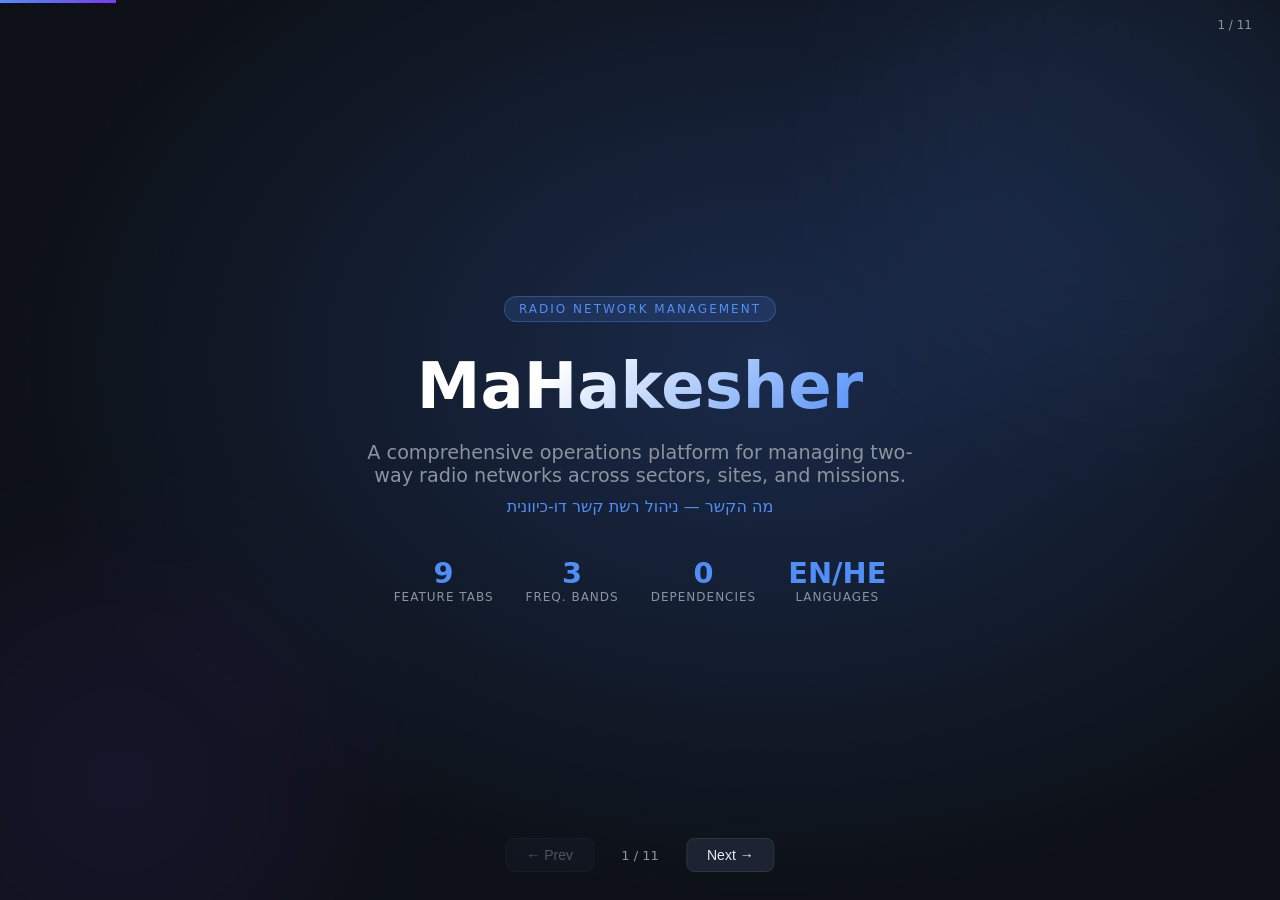
<file: presentation.html>
<!DOCTYPE html>
<html lang="en">
<head>
  <meta charset="UTF-8" />
  <meta name="viewport" content="width=device-width, initial-scale=1.0" />
  <title>MaHakesher – Radio Network Management System</title>
  <style>
    * { box-sizing: border-box; margin: 0; padding: 0; }

    :root {
      --accent: #4f8ef7;
      --accent2: #7c3aed;
      --bg-dark: #0d1117;
      --bg-card: #161b22;
      --bg-card2: #1c2333;
      --text: #e6edf3;
      --text-muted: #8b949e;
      --border: #30363d;
      --green: #3fb950;
      --yellow: #d29922;
      --red: #f85149;
      --purple: #a371f7;
    }

    html, body {
      height: 100%;
      background: var(--bg-dark);
      color: var(--text);
      font-family: 'Segoe UI', system-ui, -apple-system, sans-serif;
      overflow: hidden;
    }

    /* ── Slide container ── */
    .deck {
      width: 100vw;
      height: 100vh;
      position: relative;
    }

    .slide {
      position: absolute;
      inset: 0;
      display: flex;
      flex-direction: column;
      justify-content: center;
      align-items: center;
      padding: 60px 80px;
      opacity: 0;
      transform: translateX(60px);
      transition: opacity .45s ease, transform .45s ease;
      pointer-events: none;
      overflow: hidden;
    }
    .slide.active {
      opacity: 1;
      transform: translateX(0);
      pointer-events: all;
    }
    .slide.exit {
      opacity: 0;
      transform: translateX(-60px);
    }

    /* ── Progress bar ── */
    #progress {
      position: fixed;
      top: 0; left: 0;
      height: 3px;
      background: linear-gradient(90deg, var(--accent), var(--accent2));
      transition: width .4s ease;
      z-index: 100;
    }

    /* ── Nav controls ── */
    .nav {
      position: fixed;
      bottom: 28px;
      left: 50%;
      transform: translateX(-50%);
      display: flex;
      align-items: center;
      gap: 16px;
      z-index: 100;
    }
    .nav button {
      background: var(--bg-card2);
      border: 1px solid var(--border);
      color: var(--text);
      padding: 8px 20px;
      border-radius: 8px;
      cursor: pointer;
      font-size: 14px;
      transition: background .2s, border-color .2s;
    }
    .nav button:hover { background: var(--border); border-color: var(--accent); }
    .nav button:disabled { opacity: .3; cursor: default; }
    #counter {
      color: var(--text-muted);
      font-size: 13px;
      min-width: 60px;
      text-align: center;
    }

    /* ── Slide number ── */
    .slide-num {
      position: fixed;
      top: 18px; right: 28px;
      font-size: 12px;
      color: var(--text-muted);
      z-index: 100;
    }

    /* ──────────────────────────────────────
       SLIDE LAYOUTS
    ────────────────────────────────────── */

    /* Title slide */
    .slide-title {
      background: radial-gradient(ellipse at 60% 40%, #1a2a4a 0%, var(--bg-dark) 70%);
      text-align: center;
    }
    .slide-title .tag {
      background: rgba(79,142,247,.15);
      border: 1px solid rgba(79,142,247,.35);
      color: var(--accent);
      font-size: 12px;
      letter-spacing: 2px;
      text-transform: uppercase;
      padding: 5px 14px;
      border-radius: 20px;
      margin-bottom: 28px;
      display: inline-block;
    }
    .slide-title h1 {
      font-size: clamp(2.4rem, 5vw, 4rem);
      font-weight: 700;
      background: linear-gradient(135deg, #fff 30%, var(--accent));
      -webkit-background-clip: text;
      -webkit-text-fill-color: transparent;
      background-clip: text;
      line-height: 1.15;
      margin-bottom: 18px;
    }
    .slide-title .subtitle {
      font-size: 1.2rem;
      color: var(--text-muted);
      max-width: 560px;
    }
    .slide-title .hebrew {
      margin-top: 10px;
      font-size: 1rem;
      color: var(--accent);
      direction: rtl;
    }
    .slide-title .meta {
      margin-top: 40px;
      display: flex;
      gap: 32px;
      justify-content: center;
      flex-wrap: wrap;
    }
    .slide-title .meta-item {
      text-align: center;
    }
    .slide-title .meta-item .val {
      font-size: 1.8rem;
      font-weight: 700;
      color: var(--accent);
    }
    .slide-title .meta-item .lbl {
      font-size: .75rem;
      color: var(--text-muted);
      text-transform: uppercase;
      letter-spacing: 1px;
    }

    /* Section header */
    .slide-section {
      background: radial-gradient(ellipse at 30% 60%, #1a1040 0%, var(--bg-dark) 70%);
      text-align: center;
    }
    .slide-section .section-label {
      font-size: .8rem;
      letter-spacing: 3px;
      text-transform: uppercase;
      color: var(--purple);
      margin-bottom: 16px;
    }
    .slide-section h2 {
      font-size: clamp(2rem, 4vw, 3.2rem);
      font-weight: 700;
      color: #fff;
      margin-bottom: 16px;
    }
    .slide-section p {
      font-size: 1.05rem;
      color: var(--text-muted);
      max-width: 580px;
    }

    /* Content slides */
    .slide-content {
      align-items: flex-start;
      justify-content: flex-start;
      padding-top: 70px;
    }
    .slide-content h2 {
      font-size: 1.9rem;
      font-weight: 700;
      color: #fff;
      margin-bottom: 8px;
    }
    .slide-content .desc {
      color: var(--text-muted);
      font-size: .95rem;
      margin-bottom: 32px;
    }

    /* Grid cards */
    .grid {
      display: grid;
      gap: 16px;
      width: 100%;
    }
    .grid-2 { grid-template-columns: 1fr 1fr; }
    .grid-3 { grid-template-columns: 1fr 1fr 1fr; }
    .grid-4 { grid-template-columns: 1fr 1fr 1fr 1fr; }

    .card {
      background: var(--bg-card);
      border: 1px solid var(--border);
      border-radius: 12px;
      padding: 20px;
    }
    .card .card-icon {
      font-size: 1.8rem;
      margin-bottom: 10px;
    }
    .card h3 {
      font-size: 1rem;
      font-weight: 600;
      color: #fff;
      margin-bottom: 6px;
    }
    .card p {
      font-size: .85rem;
      color: var(--text-muted);
      line-height: 1.5;
    }
    .card .heb {
      font-size: .8rem;
      color: var(--accent);
      direction: rtl;
      margin-top: 4px;
    }
    .card.accent-blue { border-color: rgba(79,142,247,.4); }
    .card.accent-purple { border-color: rgba(163,113,247,.4); }
    .card.accent-green { border-color: rgba(63,185,80,.4); }
    .card.accent-yellow { border-color: rgba(210,153,34,.4); }
    .card.accent-red { border-color: rgba(248,81,73,.4); }

    /* Badge */
    .badge {
      display: inline-block;
      padding: 2px 10px;
      border-radius: 12px;
      font-size: .75rem;
      font-weight: 600;
    }
    .badge-blue { background: rgba(79,142,247,.15); color: var(--accent); }
    .badge-green { background: rgba(63,185,80,.15); color: var(--green); }
    .badge-yellow { background: rgba(210,153,34,.15); color: var(--yellow); }
    .badge-red { background: rgba(248,81,73,.15); color: var(--red); }
    .badge-purple { background: rgba(163,113,247,.15); color: var(--purple); }

    /* Feature list */
    .feature-list {
      list-style: none;
      display: flex;
      flex-direction: column;
      gap: 12px;
      width: 100%;
    }
    .feature-list li {
      display: flex;
      align-items: flex-start;
      gap: 12px;
      background: var(--bg-card);
      border: 1px solid var(--border);
      border-radius: 10px;
      padding: 14px 18px;
    }
    .feature-list li .icon {
      font-size: 1.3rem;
      flex-shrink: 0;
      margin-top: 1px;
    }
    .feature-list li .text h4 {
      font-size: .95rem;
      font-weight: 600;
      color: #fff;
      margin-bottom: 3px;
    }
    .feature-list li .text p {
      font-size: .83rem;
      color: var(--text-muted);
      line-height: 1.45;
    }

    /* Code block */
    .code-block {
      background: #0d1117;
      border: 1px solid var(--border);
      border-radius: 10px;
      padding: 18px 22px;
      font-family: 'Cascadia Code', 'Fira Code', monospace;
      font-size: .85rem;
      line-height: 1.7;
      width: 100%;
    }
    .code-block .kw { color: #ff7b72; }
    .code-block .str { color: #a5d6ff; }
    .code-block .cmt { color: var(--text-muted); }
    .code-block .fn { color: #d2a8ff; }
    .code-block .num { color: #79c0ff; }

    /* Two-col layout */
    .two-col {
      display: grid;
      grid-template-columns: 1fr 1fr;
      gap: 24px;
      width: 100%;
    }
    .two-col-wide {
      display: grid;
      grid-template-columns: 3fr 2fr;
      gap: 24px;
      width: 100%;
    }

    /* Stack */
    .stack-row {
      display: flex;
      align-items: center;
      gap: 12px;
      background: var(--bg-card);
      border: 1px solid var(--border);
      border-radius: 10px;
      padding: 12px 16px;
      margin-bottom: 10px;
    }
    .stack-row .dot {
      width: 10px; height: 10px;
      border-radius: 50%;
      flex-shrink: 0;
    }
    .stack-row h4 { font-size: .9rem; font-weight: 600; color: #fff; }
    .stack-row p { font-size: .8rem; color: var(--text-muted); }

    /* Frequency band visual */
    .freq-bar-wrap { width: 100%; }
    .freq-band {
      border-radius: 8px;
      padding: 14px 18px;
      margin-bottom: 12px;
      display: flex;
      justify-content: space-between;
      align-items: center;
    }
    .freq-band h4 { font-size: .95rem; font-weight: 700; }
    .freq-band p { font-size: .82rem; opacity: .85; }
    .freq-band .range { font-size: 1.1rem; font-weight: 700; font-family: monospace; }
    .freq-lvhf { background: linear-gradient(135deg, #1a3a1a, #2a5a2a); border: 1px solid #3fb950; }
    .freq-hvhf { background: linear-gradient(135deg, #1a2a4a, #1a3a6a); border: 1px solid #4f8ef7; }
    .freq-uhf  { background: linear-gradient(135deg, #3a1a4a, #5a2a6a); border: 1px solid #a371f7; }

    /* Tab grid */
    .tab-grid {
      display: grid;
      grid-template-columns: repeat(3, 1fr);
      gap: 12px;
      width: 100%;
    }
    .tab-item {
      background: var(--bg-card);
      border: 1px solid var(--border);
      border-radius: 10px;
      padding: 14px 16px;
      display: flex;
      gap: 12px;
      align-items: center;
    }
    .tab-item .t-icon { font-size: 1.4rem; }
    .tab-item h4 { font-size: .9rem; font-weight: 600; color: #fff; }
    .tab-item p { font-size: .78rem; color: var(--text-muted); }
    .tab-item .t-heb { font-size: .75rem; color: var(--accent); direction: rtl; }

    /* Mission lifecycle */
    .lifecycle {
      display: flex;
      align-items: center;
      gap: 0;
      width: 100%;
      justify-content: center;
      flex-wrap: wrap;
    }
    .lifecycle-step {
      background: var(--bg-card);
      border: 1px solid var(--border);
      border-radius: 10px;
      padding: 14px 18px;
      text-align: center;
      min-width: 120px;
    }
    .lifecycle-step .ls-icon { font-size: 1.4rem; margin-bottom: 6px; }
    .lifecycle-step h4 { font-size: .85rem; font-weight: 600; color: #fff; }
    .lifecycle-step p { font-size: .75rem; color: var(--text-muted); margin-top: 2px; }
    .lifecycle-arrow {
      color: var(--text-muted);
      font-size: 1.4rem;
      padding: 0 6px;
      flex-shrink: 0;
    }
    .ls-planned { border-color: rgba(210,153,34,.5); }
    .ls-active { border-color: rgba(79,142,247,.5); }
    .ls-standby { border-color: rgba(163,113,247,.5); }
    .ls-started { border-color: rgba(63,185,80,.5); }
    .ls-ended { border-color: rgba(248,81,73,.5); }
    .ls-archived { border-color: rgba(139,148,158,.5); }

    /* Role chips */
    .chips { display: flex; flex-wrap: wrap; gap: 8px; margin-top: 8px; }
    .chip {
      background: var(--bg-card2);
      border: 1px solid var(--border);
      border-radius: 6px;
      padding: 4px 12px;
      font-size: .8rem;
      color: var(--text-muted);
    }

    /* Sector/site hierarchy visual */
    .hier { width: 100%; }
    .hier-sector {
      background: var(--bg-card);
      border: 1px solid rgba(79,142,247,.4);
      border-radius: 10px;
      padding: 12px 16px;
      margin-bottom: 10px;
    }
    .hier-sector .s-name { font-size: .95rem; font-weight: 600; color: var(--accent); }
    .hier-sites { margin-top: 8px; padding-left: 20px; display: flex; gap: 8px; flex-wrap: wrap; }
    .hier-site {
      background: var(--bg-dark);
      border: 1px solid var(--border);
      border-radius: 7px;
      padding: 5px 12px;
      font-size: .8rem;
      color: var(--text-muted);
    }

    /* Responsive */
    @media (max-width: 900px) {
      .slide { padding: 40px 30px; }
      .grid-3 { grid-template-columns: 1fr 1fr; }
      .grid-4 { grid-template-columns: 1fr 1fr; }
      .two-col, .two-col-wide { grid-template-columns: 1fr; }
      .tab-grid { grid-template-columns: 1fr 1fr; }
    }

    /* Decorative bg glow */
    .glow {
      position: absolute;
      border-radius: 50%;
      filter: blur(80px);
      opacity: .08;
      pointer-events: none;
    }
    .glow-blue { width: 500px; height: 500px; background: var(--accent); top: -100px; right: -100px; }
    .glow-purple { width: 400px; height: 400px; background: var(--accent2); bottom: -80px; left: -80px; }

    /* Highlight box */
    .highlight-box {
      background: rgba(79,142,247,.07);
      border: 1px solid rgba(79,142,247,.25);
      border-radius: 10px;
      padding: 14px 18px;
      width: 100%;
    }
    .highlight-box p { font-size: .9rem; color: var(--text-muted); }
    .highlight-box strong { color: var(--accent); }
  </style>
</head>
<body>

<div id="progress"></div>
<div class="slide-num" id="slideNum"></div>

<div class="deck" id="deck">

  <!-- ─────────────── SLIDE 1: TITLE ─────────────── -->
  <div class="slide slide-title active" data-index="0">
    <div class="glow glow-blue"></div>
    <div class="glow glow-purple"></div>
    <div class="tag">Radio Network Management</div>
    <h1>MaHakesher</h1>
    <div class="subtitle">A comprehensive operations platform for managing two-way radio networks across sectors, sites, and missions.</div>
    <div class="hebrew">מה הקשר — ניהול רשת קשר דו-כיוונית</div>
    <div class="meta">
      <div class="meta-item"><div class="val">9</div><div class="lbl">Feature Tabs</div></div>
      <div class="meta-item"><div class="val">3</div><div class="lbl">Freq. Bands</div></div>
      <div class="meta-item"><div class="val">0</div><div class="lbl">Dependencies</div></div>
      <div class="meta-item"><div class="val">EN/HE</div><div class="lbl">Languages</div></div>
    </div>
  </div>

  <!-- ─────────────── SLIDE 2: WHAT IS IT ─────────────── -->
  <div class="slide slide-content" data-index="1">
    <div class="glow glow-blue"></div>
    <h2>What is MaHakesher?</h2>
    <div class="desc">A purpose-built web application for coordinating radio infrastructure in operational environments.</div>
    <ul class="feature-list">
      <li>
        <div class="icon">📡</div>
        <div class="text">
          <h4>Radio Network Coordination</h4>
          <p>Manage the full hierarchy of radio devices across geographic sectors and physical sites — tracking frequencies, device types, and assignments in real time.</p>
        </div>
      </li>
      <li>
        <div class="icon">🎯</div>
        <div class="text">
          <h4>Mission Management</h4>
          <p>Plan, activate, and archive operational missions. Assign radio roles to each mission and track the complete lifecycle from planning through archival.</p>
        </div>
      </li>
      <li>
        <div class="icon">🔗</div>
        <div class="text">
          <h4>Frequency Link Dictionary</h4>
          <p>Maintain a named mapping of frequencies to radio devices — a "link dictionary" that enables fast lookup and coordination across units.</p>
        </div>
      </li>
      <li>
        <div class="icon">📋</div>
        <div class="text">
          <h4>Full Audit Trail</h4>
          <p>Every change to the system is logged with timestamp, user, and action — providing complete operational transparency and accountability.</p>
        </div>
      </li>
    </ul>
  </div>

  <!-- ─────────────── SLIDE 3: CORE MODEL ─────────────── -->
  <div class="slide slide-content" data-index="2">
    <div class="glow glow-purple"></div>
    <h2>Core Data Model</h2>
    <div class="desc">Five interconnected entities form the backbone of the system.</div>
    <div class="grid grid-3" style="margin-bottom:18px">
      <div class="card accent-blue">
        <div class="card-icon">🗺️</div>
        <h3>Sectors</h3>
        <p>Geographic or operational zones that group sites together.</p>
        <div class="heb">גזרת צפון · גזרת מרכז · גזרת דרום</div>
      </div>
      <div class="card accent-green">
        <div class="card-icon">📍</div>
        <h3>Sites</h3>
        <p>Physical locations (fixed or mobile) with coordinates, belonging to sectors.</p>
        <div class="heb">אתר חזק · עפולה · תל אביב</div>
      </div>
      <div class="card accent-purple">
        <div class="card-icon">📻</div>
        <h3>Radios</h3>
        <p>Devices deployed at sites, each with a frequency, band, type, and owner.</p>
        <div class="heb">UHF · HVHF · LVHF</div>
      </div>
      <div class="card accent-yellow">
        <div class="card-icon">🎯</div>
        <h3>Missions</h3>
        <p>Operational tasks with defined radio requirements and role assignments.</p>
        <div class="heb">להציל את שולי · ספיידרמן</div>
      </div>
      <div class="card accent-red">
        <div class="card-icon">🔗</div>
        <h3>Links</h3>
        <p>Named frequency-to-radio mappings forming a coordination dictionary.</p>
        <div class="heb">מילון קישורים</div>
      </div>
      <div class="card" style="border-color:rgba(255,255,255,.1)">
        <div class="card-icon">🏷️</div>
        <h3>Owners</h3>
        <p>Organizations or divisions that own radio equipment, each with a distinct color code.</p>
        <div class="heb">בעלים איכותי · המדור החזק</div>
      </div>
    </div>
    <div class="hier">
      <div class="hier-sector">
        <div class="s-name">גזרת צפון — Northern Sector</div>
        <div class="hier-sites">
          <div class="hier-site">📍 אתר חזק</div>
          <div class="hier-site">📍 עפולה</div>
        </div>
      </div>
    </div>
  </div>

  <!-- ─────────────── SLIDE 4: FREQUENCY BANDS ─────────────── -->
  <div class="slide slide-content" data-index="3">
    <div class="glow glow-blue"></div>
    <h2>Frequency Management</h2>
    <div class="desc">The system enforces three validated radio frequency bands with automatic range checking.</div>
    <div class="freq-bar-wrap">
      <div class="freq-band freq-lvhf">
        <div>
          <h4 style="color:#3fb950">LVHF — Low VHF</h4>
          <p style="color:#b7e6bf">Low-frequency ground communications</p>
        </div>
        <div class="range" style="color:#3fb950">33.0 – 95.0 MHz</div>
      </div>
      <div class="freq-band freq-hvhf">
        <div>
          <h4 style="color:#4f8ef7">HVHF — High VHF</h4>
          <p style="color:#b3d4ff">Mid-range airband communications</p>
        </div>
        <div class="range" style="color:#4f8ef7">120.0 – 140.0 MHz</div>
      </div>
      <div class="freq-band freq-uhf">
        <div>
          <h4 style="color:#a371f7">UHF — Ultra High Frequency</h4>
          <p style="color:#d8c4ff">High-frequency tactical communications</p>
        </div>
        <div class="range" style="color:#a371f7">255.0 – 395.5 MHz</div>
      </div>
    </div>
    <div style="margin-top:18px" class="highlight-box">
      <p>Every radio assignment is validated against its band's range at the API level. Frequencies outside the valid range are <strong>rejected server-side</strong> before being stored — ensuring data integrity across the network.</p>
    </div>
    <div style="margin-top:14px">
      <div class="chips">
        <div class="chip">📻 Example: UHF 378.0 MHz</div>
        <div class="chip">📻 HVHF 138.25 MHz</div>
        <div class="chip">📻 LVHF 52.5 MHz</div>
      </div>
    </div>
  </div>

  <!-- ─────────────── SLIDE 5: MISSION LIFECYCLE ─────────────── -->
  <div class="slide slide-content" data-index="4">
    <div class="glow glow-purple"></div>
    <h2>Mission Lifecycle</h2>
    <div class="desc">Missions follow a strict state machine from planning through archival, ensuring controlled transitions at each stage.</div>
    <div class="lifecycle" style="margin-bottom:24px">
      <div class="lifecycle-step ls-planned">
        <div class="ls-icon">📝</div>
        <h4>Planned</h4>
        <p>תכנון</p>
      </div>
      <div class="lifecycle-arrow">→</div>
      <div class="lifecycle-step ls-standby">
        <div class="ls-icon">⏳</div>
        <h4>Standby</h4>
        <p>כוננות</p>
      </div>
      <div class="lifecycle-arrow">→</div>
      <div class="lifecycle-step ls-active">
        <div class="ls-icon">✅</div>
        <h4>Active</h4>
        <p>פעיל</p>
      </div>
      <div class="lifecycle-arrow">→</div>
      <div class="lifecycle-step ls-started">
        <div class="ls-icon">▶️</div>
        <h4>Started</h4>
        <p>התחיל</p>
      </div>
      <div class="lifecycle-arrow">→</div>
      <div class="lifecycle-step ls-ended">
        <div class="ls-icon">⏹️</div>
        <h4>Ended</h4>
        <p>הסתיים</p>
      </div>
      <div class="lifecycle-arrow">→</div>
      <div class="lifecycle-step ls-archived">
        <div class="ls-icon">🗄️</div>
        <h4>Archived</h4>
        <p>ארכיון</p>
      </div>
    </div>
    <div class="grid grid-2">
      <div class="card">
        <h3>Radio Role Requirements</h3>
        <p>Each mission defines required radio roles (e.g. "בקרה 10", "בקרה 6"). Radios are allocated to fill these roles before activation.</p>
        <div class="chips" style="margin-top:10px">
          <div class="chip">בקרה 10</div>
          <div class="chip">בקרה 6</div>
          <div class="chip">בקרה 16</div>
        </div>
      </div>
      <div class="card">
        <h3>Allocation Actions</h3>
        <p>Operators can allocate radios to missions, set standby status, activate, start, finish, and archive — all tracked in the audit log.</p>
        <div class="chips" style="margin-top:10px">
          <div class="chip badge-yellow">Allocate</div>
          <div class="chip badge-blue">Activate</div>
          <div class="chip badge-green">Start</div>
          <div class="chip badge-red">Archive</div>
        </div>
      </div>
    </div>
  </div>

  <!-- ─────────────── SLIDE 6: 9 TABS ─────────────── -->
  <div class="slide slide-content" data-index="5">
    <div class="glow glow-blue"></div>
    <h2>9 Feature Tabs</h2>
    <div class="desc">Every aspect of radio network management is accessible through a dedicated, purpose-built tab.</div>
    <div class="tab-grid">
      <div class="tab-item">
        <div class="t-icon">🗺️</div>
        <div>
          <h4>Overview</h4>
          <p>Full deployment hierarchy with frequency & link modes</p>
          <div class="t-heb">סקירה כללית</div>
        </div>
      </div>
      <div class="tab-item">
        <div class="t-icon">🎯</div>
        <div>
          <h4>Missions</h4>
          <p>Create, manage, and allocate radio resources to missions</p>
          <div class="t-heb">משימות</div>
        </div>
      </div>
      <div class="tab-item">
        <div class="t-icon">⏱️</div>
        <div>
          <h4>Timeline</h4>
          <p>Visual timeline of mission durations and overlaps</p>
          <div class="t-heb">ציר זמן</div>
        </div>
      </div>
      <div class="tab-item">
        <div class="t-icon">🔗</div>
        <div>
          <h4>Link Dictionary</h4>
          <p>Named frequency-to-radio mappings for coordination</p>
          <div class="t-heb">קישור תדרים</div>
        </div>
      </div>
      <div class="tab-item">
        <div class="t-icon">📊</div>
        <div>
          <h4>Owner Frequencies</h4>
          <p>View radio spectrum usage grouped by owner</p>
          <div class="t-heb">פלאקט עורקים</div>
        </div>
      </div>
      <div class="tab-item">
        <div class="t-icon">🔍</div>
        <div>
          <h4>Search</h4>
          <p>Cross-entity search and filter across all data</p>
          <div class="t-heb">חיפוש</div>
        </div>
      </div>
      <div class="tab-item">
        <div class="t-icon">📈</div>
        <div>
          <h4>Summary</h4>
          <p>Statistics, charts, and operational summaries</p>
          <div class="t-heb">סיכום</div>
        </div>
      </div>
      <div class="tab-item">
        <div class="t-icon">📜</div>
        <div>
          <h4>History</h4>
          <p>Full audit log of every system change with timestamps</p>
          <div class="t-heb">היסטוריה</div>
        </div>
      </div>
      <div class="tab-item">
        <div class="t-icon">⚙️</div>
        <div>
          <h4>Preferences</h4>
          <p>System config — owners, device types, users (admin only)</p>
          <div class="t-heb">העדפות</div>
        </div>
      </div>
    </div>
  </div>

  <!-- ─────────────── SLIDE 7: ACCESS CONTROL ─────────────── -->
  <div class="slide slide-content" data-index="6">
    <div class="glow glow-purple"></div>
    <h2>Access Control & Security</h2>
    <div class="desc">A two-tier role system keeps operations safe while enabling collaborative access.</div>
    <div class="two-col" style="margin-bottom:18px">
      <div class="card accent-blue">
        <div style="display:flex;align-items:center;gap:10px;margin-bottom:12px">
          <span style="font-size:1.5rem">👑</span>
          <h3 style="font-size:1.1rem">Admin</h3>
          <span class="badge badge-blue">Full Access</span>
        </div>
        <ul style="list-style:none;display:flex;flex-direction:column;gap:7px">
          <li style="font-size:.85rem;color:var(--text-muted)">✅ Manage sectors, sites, radios</li>
          <li style="font-size:.85rem;color:var(--text-muted)">✅ Configure owners & device types</li>
          <li style="font-size:.85rem;color:var(--text-muted)">✅ Manage all missions</li>
          <li style="font-size:.85rem;color:var(--text-muted)">✅ Manage users & roles</li>
          <li style="font-size:.85rem;color:var(--text-muted)">✅ Import / export data</li>
          <li style="font-size:.85rem;color:var(--text-muted)">✅ Access Preferences tab</li>
        </ul>
      </div>
      <div class="card accent-green">
        <div style="display:flex;align-items:center;gap:10px;margin-bottom:12px">
          <span style="font-size:1.5rem">👤</span>
          <h3 style="font-size:1.1rem">User</h3>
          <span class="badge badge-green">Limited Access</span>
        </div>
        <ul style="list-style:none;display:flex;flex-direction:column;gap:7px">
          <li style="font-size:.85rem;color:var(--text-muted)">✅ View all network data</li>
          <li style="font-size:.85rem;color:var(--text-muted)">✅ Create & manage missions</li>
          <li style="font-size:.85rem;color:var(--text-muted)">✅ Search & filter</li>
          <li style="font-size:.85rem;color:var(--text-muted)">✅ View audit history</li>
          <li style="font-size:.85rem;color:var(--text-muted)">❌ Infrastructure changes</li>
          <li style="font-size:.85rem;color:var(--text-muted)">❌ User management</li>
        </ul>
      </div>
    </div>
    <div class="grid grid-3">
      <div class="stack-row">
        <div class="dot" style="background:#4f8ef7"></div>
        <div><h4>Session Tokens</h4><p>X-Auth-Token header authentication</p></div>
      </div>
      <div class="stack-row">
        <div class="dot" style="background:#3fb950"></div>
        <div><h4>Password Hashing</h4><p>SHA256 with random salt per user</p></div>
      </div>
      <div class="stack-row">
        <div class="dot" style="background:#a371f7"></div>
        <div><h4>View / Edit Modes</h4><p>Read-only by default, edit mode toggle</p></div>
      </div>
    </div>
  </div>

  <!-- ─────────────── SLIDE 8: TECH STACK ─────────────── -->
  <div class="slide slide-content" data-index="7">
    <div class="glow glow-blue"></div>
    <h2>Technology Stack</h2>
    <div class="desc">Built lean — zero external dependencies, deployable anywhere Python runs.</div>
    <div class="two-col">
      <div>
        <div class="stack-row">
          <div class="dot" style="background:#3776ab"></div>
          <div><h4>Python 3.11</h4><p>Backend server — stdlib only, no pip packages</p></div>
        </div>
        <div class="stack-row">
          <div class="dot" style="background:#4f8ef7"></div>
          <div><h4>http.server + ThreadingMixIn</h4><p>Lightweight built-in HTTP server</p></div>
        </div>
        <div class="stack-row">
          <div class="dot" style="background:#f5a623"></div>
          <div><h4>JSON File Storage</h4><p>data.json · mapping.json · users.json</p></div>
        </div>
        <div class="stack-row">
          <div class="dot" style="background:#3fb950"></div>
          <div><h4>RESTful API</h4><p>25+ endpoints covering full CRUD operations</p></div>
        </div>
        <div class="stack-row">
          <div class="dot" style="background:#a371f7"></div>
          <div><h4>Render Deployment</h4><p>render.yaml · Procfile · one-command start</p></div>
        </div>
      </div>
      <div>
        <div class="stack-row">
          <div class="dot" style="background:#e34c26"></div>
          <div><h4>Vanilla HTML/CSS/JS</h4><p>No React, no Vue — pure modular ES6</p></div>
        </div>
        <div class="stack-row">
          <div class="dot" style="background:#f5a623"></div>
          <div><h4>Modular JS Architecture</h4><p>9 tab modules + 5 modal handlers + utilities</p></div>
        </div>
        <div class="stack-row">
          <div class="dot" style="background:#4f8ef7"></div>
          <div><h4>Custom i18n System</h4><p>English ↔ Hebrew with full RTL support</p></div>
        </div>
        <div class="stack-row">
          <div class="dot" style="background:#3fb950"></div>
          <div><h4>Dark / Light Mode</h4><p>CSS variable theming, user preference stored</p></div>
        </div>
        <div class="stack-row">
          <div class="dot" style="background:#ff7b72"></div>
          <div><h4>Inline Editing</h4><p>In-place editing with unsaved-changes detection</p></div>
        </div>
      </div>
    </div>
    <div class="highlight-box" style="margin-top:14px">
      <p>Start the entire system with a single command: <strong>python3 server.py</strong> — no build step, no install, no config required.</p>
    </div>
  </div>

  <!-- ─────────────── SLIDE 9: API ─────────────── -->
  <div class="slide slide-content" data-index="8">
    <div class="glow glow-purple"></div>
    <h2>REST API</h2>
    <div class="desc">A clean HTTP API powers all client operations — the same API the frontend uses is fully accessible externally.</div>
    <div class="two-col-wide">
      <div class="code-block">
<span class="cmt"># Authentication</span>
<span class="kw">POST</span>   <span class="str">/api/login</span>          <span class="cmt">→ session token</span>
<span class="kw">POST</span>   <span class="str">/api/logout</span>

<span class="cmt"># Network Infrastructure</span>
<span class="kw">GET</span>    <span class="str">/api/hierarchy</span>      <span class="cmt">→ full sector tree</span>
<span class="kw">GET</span>    <span class="str">/api/sectors</span>
<span class="kw">POST</span>   <span class="str">/api/sectors</span>
<span class="kw">DELETE</span> <span class="str">/api/sectors/{id}</span>
<span class="kw">GET</span>    <span class="str">/api/sites</span>
<span class="kw">GET</span>    <span class="str">/api/radios</span>

<span class="cmt"># Missions</span>
<span class="kw">GET</span>    <span class="str">/api/planned_missions</span>
<span class="kw">POST</span>   <span class="str">/api/planned_missions</span>
<span class="kw">POST</span>   <span class="str">/api/planned_missions/{id}</span>
<span class="kw">GET</span>    <span class="str">/api/archived_missions</span>

<span class="cmt"># Utilities</span>
<span class="kw">GET</span>    <span class="str">/api/audit</span>          <span class="cmt">→ full change log</span>
<span class="kw">GET</span>    <span class="str">/api/export</span>         <span class="cmt">→ data backup</span>
<span class="kw">POST</span>   <span class="str">/api/import</span>
<span class="kw">GET</span>    <span class="str">/api/links</span>
<span class="kw">POST</span>   <span class="str">/api/batch/clear_site</span>
      </div>
      <div>
        <div class="card accent-blue" style="margin-bottom:12px">
          <h3>Auth Header</h3>
          <p style="font-family:monospace;font-size:.82rem;margin-top:6px;color:var(--accent)">X-Auth-Token: &lt;token&gt;</p>
          <p style="margin-top:8px">All write operations require authentication. Token is returned on login and stored in localStorage.</p>
        </div>
        <div class="card accent-green" style="margin-bottom:12px">
          <h3>Data Format</h3>
          <p>All requests and responses use <strong style="color:var(--green)">JSON</strong>. Error responses include a human-readable message.</p>
        </div>
        <div class="card accent-purple">
          <h3>Schema Migration</h3>
          <p>Server auto-migrates the data schema on startup — no manual migrations needed when deploying updates.</p>
        </div>
      </div>
    </div>
  </div>

  <!-- ─────────────── SLIDE 10: HIGHLIGHTS ─────────────── -->
  <div class="slide slide-content" data-index="9">
    <div class="glow glow-blue"></div>
    <h2>Key Highlights</h2>
    <div class="desc">What makes MaHakesher stand out as an operational tool.</div>
    <div class="grid grid-2">
      <div class="card accent-blue">
        <div class="card-icon">🌍</div>
        <h3>Bilingual — English & Hebrew</h3>
        <p>Full RTL (right-to-left) support with a custom i18n engine. Every label, button, and message is available in both languages. Switch languages live without a page reload.</p>
      </div>
      <div class="card accent-green">
        <div class="card-icon">📋</div>
        <h3>Complete Audit Trail</h3>
        <p>Every create, update, and delete is recorded with the acting user, timestamp, and changed values. Nothing is ever silently modified — full operational accountability.</p>
      </div>
      <div class="card accent-purple">
        <div class="card-icon">🔒</div>
        <h3>View / Edit Mode Separation</h3>
        <p>The interface is read-only by default. Operators explicitly enter edit mode to make changes — preventing accidental edits during active operations.</p>
      </div>
      <div class="card accent-yellow">
        <div class="card-icon">🚀</div>
        <h3>Zero Dependencies</h3>
        <p>The entire backend runs on Python's standard library. No pip install, no node_modules, no build pipeline. Clone and run — instantly operational on any machine with Python 3.11.</p>
      </div>
      <div class="card accent-red">
        <div class="card-icon">🎨</div>
        <h3>Owner Color Coding</h3>
        <p>Each radio owner gets a distinct color (light & dark theme variants). The entire UI uses these colors to make ownership instantly recognizable at a glance.</p>
      </div>
      <div class="card" style="border-color:rgba(255,255,255,.12)">
        <div class="card-icon">💾</div>
        <h3>Export / Import Backup</h3>
        <p>Full data export to JSON and import from backup — enabling snapshots, environment cloning, and disaster recovery without any database tooling.</p>
      </div>
    </div>
  </div>

  <!-- ─────────────── SLIDE 11: CLOSING ─────────────── -->
  <div class="slide slide-title" data-index="10">
    <div class="glow glow-blue"></div>
    <div class="glow glow-purple"></div>
    <div class="tag">Summary</div>
    <h1>MaHakesher</h1>
    <div class="subtitle" style="margin-bottom:20px">A complete, self-contained radio network management platform built for operational clarity, bilingual usability, and zero-friction deployment.</div>
    <div class="grid grid-3" style="max-width:700px;text-align:left">
      <div class="card" style="text-align:center">
        <div style="font-size:1.6rem;margin-bottom:8px">📡</div>
        <div style="font-size:.85rem;color:var(--text-muted)">Full radio network topology management</div>
      </div>
      <div class="card" style="text-align:center">
        <div style="font-size:1.6rem;margin-bottom:8px">🎯</div>
        <div style="font-size:.85rem;color:var(--text-muted)">End-to-end mission lifecycle tracking</div>
      </div>
      <div class="card" style="text-align:center">
        <div style="font-size:1.6rem;margin-bottom:8px">🔒</div>
        <div style="font-size:.85rem;color:var(--text-muted)">Secure, role-based, fully audited</div>
      </div>
    </div>
    <div class="meta" style="margin-top:30px">
      <div class="meta-item"><div class="val" style="color:var(--green)">python3 server.py</div><div class="lbl">Start Command</div></div>
      <div class="meta-item"><div class="val">:8000</div><div class="lbl">Default Port</div></div>
    </div>
  </div>

</div><!-- /deck -->

<div class="nav">
  <button id="btnPrev" onclick="navigate(-1)" disabled>← Prev</button>
  <span id="counter"></span>
  <button id="btnNext" onclick="navigate(1)">Next →</button>
</div>

<script>
  const slides = Array.from(document.querySelectorAll('.slide'));
  const total = slides.length;
  let current = 0;

  function goTo(n) {
    if (n < 0 || n >= total) return;
    slides[current].classList.remove('active');
    slides[current].classList.add('exit');
    setTimeout(() => slides[current].classList.remove('exit'), 500);
    current = n;
    slides[current].classList.add('active');
    update();
  }

  function navigate(dir) { goTo(current + dir); }

  function update() {
    document.getElementById('counter').textContent = (current + 1) + ' / ' + total;
    document.getElementById('slideNum').textContent = (current + 1) + ' / ' + total;
    document.getElementById('btnPrev').disabled = current === 0;
    document.getElementById('btnNext').disabled = current === total - 1;
    document.getElementById('progress').style.width = ((current + 1) / total * 100) + '%';
  }

  document.addEventListener('keydown', e => {
    if (e.key === 'ArrowRight' || e.key === 'ArrowDown') navigate(1);
    if (e.key === 'ArrowLeft'  || e.key === 'ArrowUp')   navigate(-1);
  });

  // Touch/swipe support
  let tx = 0;
  document.addEventListener('touchstart', e => { tx = e.touches[0].clientX; });
  document.addEventListener('touchend',   e => {
    const dx = tx - e.changedTouches[0].clientX;
    if (Math.abs(dx) > 50) navigate(dx > 0 ? 1 : -1);
  });

  update();
</script>
</body>
</html>
</file>
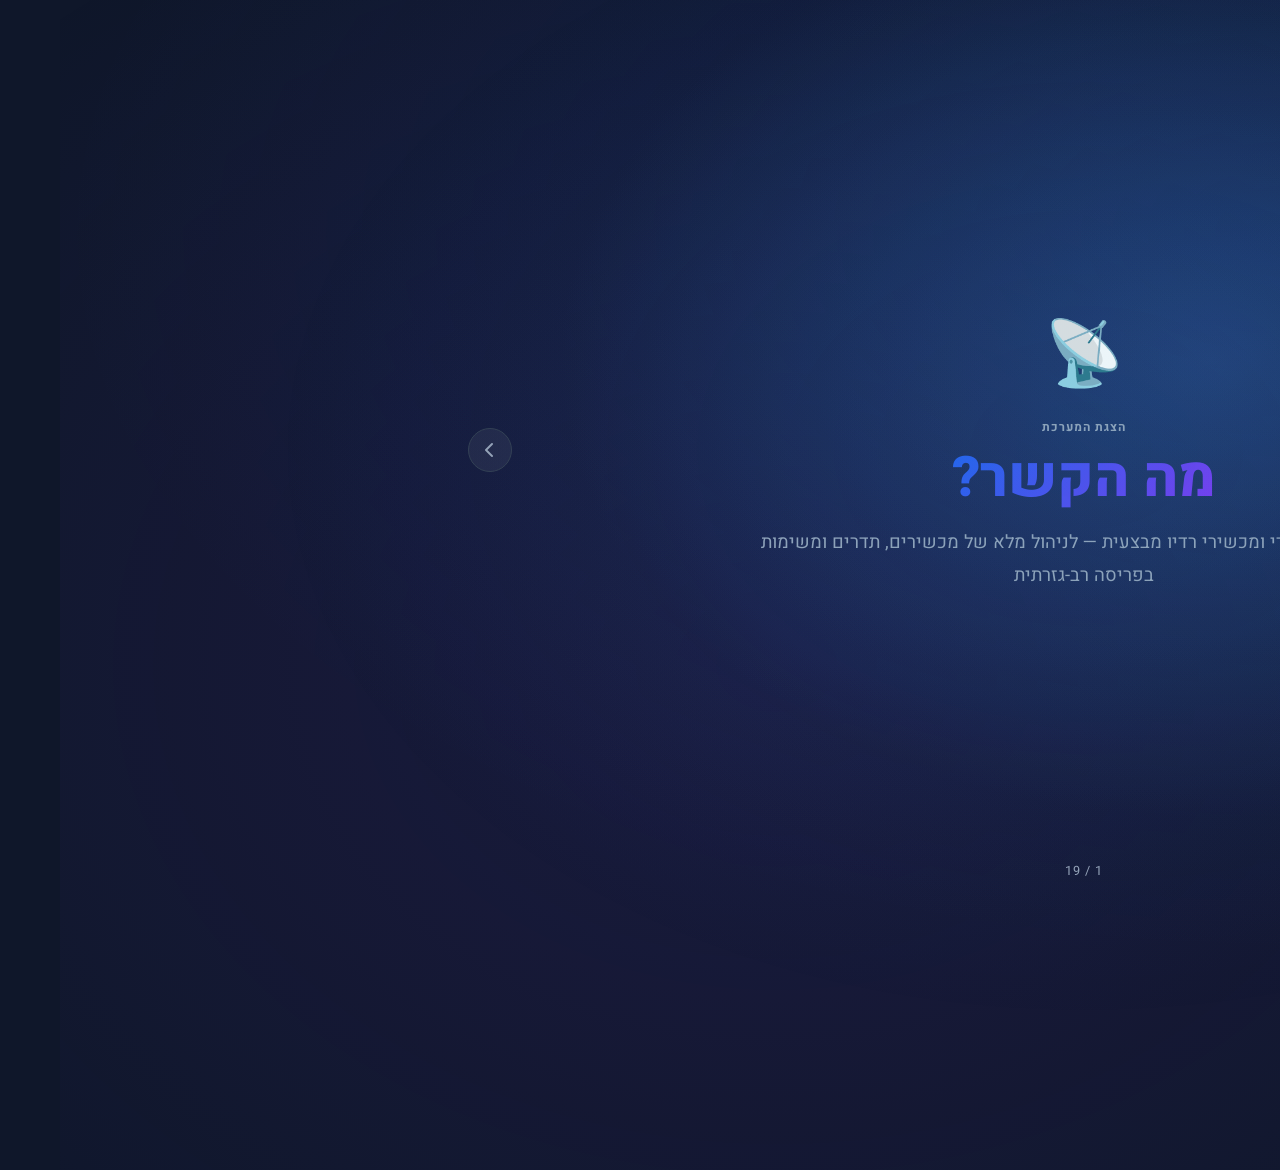
<file: frontend/presentation-he.html>
<!doctype html>
<html lang="he" dir="rtl">
  <head>
    <meta charset="UTF-8" />
    <meta name="viewport" content="width=device-width, initial-scale=1.0" />
    <title>מה הקשר? — מצגת מערכת</title>
    <link
      rel="stylesheet"
      href="https://cdnjs.cloudflare.com/ajax/libs/font-awesome/6.4.0/css/all.min.css"
    />
    <link rel="preconnect" href="https://fonts.googleapis.com" />
    <link rel="preconnect" href="https://fonts.gstatic.com" crossorigin />
    <link
      rel="stylesheet"
      href="https://fonts.googleapis.com/css2?family=Heebo:wght@300;400;500;600;700;800;900&display=swap"
    />
    <link rel="stylesheet" href="presentation-he.css" />
  </head>
  <body>
    <button class="nav-btn" id="nav-prev" onclick="go(-1)">
      <i class="fa-solid fa-chevron-right"></i>
    </button>
    <button class="nav-btn" id="nav-next" onclick="go(1)">
      <i class="fa-solid fa-chevron-left"></i>
    </button>
    <div id="progress-bar"></div>
    <div id="counter"></div>

    <div id="bg-canvas">
      <div class="orb orb-1"></div>
      <div class="orb orb-2"></div>
      <div class="orb orb-3"></div>
    </div>

    <div id="deck">
      <!-- ══ 1 — כותרת ══ -->
      <div class="slide active" id="slide-1">
        <div class="logo">📡</div>
        <div class="eyebrow">הצגת המערכת</div>
        <h1>מה הקשר?</h1>
        <p class="subtitle">
          מערכת ניהול תדרי ומכשירי רדיו מבצעית — לניהול מלא של מכשירים, תדרים
          ומשימות בפריסה רב-גזרתית
        </p>
      </div>

      <!-- ══ 2 — הבעיה ══ -->
      <div class="slide">
        <div class="eyebrow">למה המערכת נבנתה</div>
        <div class="section-title">האתגר המבצעי</div>
        <div class="section-sub">
          ניהול תדרי רדיו בפריסה גדולה הוא מורכב ורגיש לטעויות
        </div>
        <ul class="feature-list">
          <li>
            <span class="icon c-red"
              ><i class="fa-solid fa-triangle-exclamation"></i></span
            ><span
              ><strong>קושי במעקב וניהול כולל - </strong>המצב הקיים מנוהל בקובץ
              מקומי לא חכם, שלא מאפשר מעקב נכון אחר המידע</span
            >
          </li>
          <li>
            <span class="icon c-amber"
              ><i class="fa-solid fa-layer-group"></i></span
            ><span
              ><strong>מצב נוכחי ומצב כוננות</strong> — כל מכשיר מנהל שני תצורות
              נפרדות במקביל, מה שמכפיל את מורכבות המעקב</span
            >
          </li>
          <li>
            <span class="icon c-cyan"><i class="fa-solid fa-rocket"></i></span
            ><span
              ><strong>הקצאת מכשירים למשימות</strong> — כל משימה דורשת מכשירים
              ספציפיים על תדרים ספציפיים; הקצאה ידנית היא איטית ומועדת
              לשגיאות</span
            >
          </li>
          <li>
            <span class="icon c-purple"><i class="fa-solid fa-map"></i></span
            ><span
              ><strong>פריסה רב-שכבתית</strong> — מאות מכשירים מפוזרים על פני
              גזרות ואתרים רבים, ללא כלי מרכזי לתצוגה וניהול</span
            >
          </li>
          <li>
            <span class="icon c-green"
              ><i class="fa-solid fa-clock-rotate-left"></i></span
            ><span
              ><strong>חוסר שקיפות</strong> — אין תיעוד מי שינה מה ומתי — כל
              שינוי תצורה "נעלם" בלי עקבות</span
            >
          </li>
        </ul>
      </div>

      <!-- ══ 3 — מפת תכונות ══ -->
      <div class="slide">
        <div class="eyebrow">מה המערכת עושה</div>
        <div class="section-title">מפת תכונות המערכת</div>
        <div class="section-sub">
          גזרות, אתרים ומכשירים מנוהלים כאובייקטים — כל נתון מוחזק עם הפניה
          לאובייקט אמיתי, כך שלמידע תמיד יש משמעות ולא רק ערך גולמי
        </div>
        <div class="cards" style="max-width: 1150px; gap: 1rem">
          <div class="card card-md accent-blue">
            <div class="card-icon c-blue">
              <i class="fa-solid fa-layer-group"></i>
            </div>
            <h3>מבנה נתונים</h3>
            <p>
              גזרות, אתרים ומכשירים כאובייקטים — בעלים, משימה ותדר הם הפניות
              לרשומות אמיתיות, לא מחרוזות גולמיות.
            </p>
          </div>
          <div class="card card-md accent-purple">
            <div class="card-icon c-purple">
              <i class="fa-solid fa-table"></i>
            </div>
            <h3>סקירת פריסה</h3>
            <p>
              טבלה מאוחדת עם מצב נוכחי וכוננות — עריכה ישירה בשורה ומעבר
              תדר/עורק.
            </p>
          </div>
          <div class="card card-md accent-green">
            <div class="card-icon c-green">
              <i class="fa-solid fa-link"></i>
            </div>
            <h3>מילון תדרים</h3>
            <p>
              מיפוי תדרים לשמות עורקים, ייבוא Excel, השלמה אוטומטית בכל שדה תדר.
            </p>
          </div>
          <div class="card card-md accent-indigo">
            <div class="card-icon c-indigo">
              <i class="fa-solid fa-rocket"></i>
            </div>
            <h3>ניהול משימות</h3>
            <p>תכנון, הקצאה אוטומטית, כוננות, ציר זמן גאנט ומחזור חיים מלא.</p>
          </div>
          <div class="card card-md accent-cyan">
            <div class="card-icon c-cyan">
              <i class="fa-solid fa-magnifying-glass"></i>
            </div>
            <h3>חיפוש וניתוח</h3>
            <p>חיפוש חי, סינון מתקדם, גרפים וטבלאות ניצולת לפי אתר וגזרה.</p>
          </div>
          <div class="card card-md accent-amber">
            <div class="card-icon c-amber">
              <i class="fa-solid fa-clock-rotate-left"></i>
            </div>
            <h3>מעקב ותיעוד</h3>
            <p>
              כל שינוי מתועד עם השוואת לפני/אחרי, סינון לפי סוג וחותמות זמן.
            </p>
          </div>
          <div class="card card-md accent-red">
            <div class="card-icon c-red">
              <i class="fa-solid fa-shield-halved"></i>
            </div>
            <h3>גישה ואבטחה</h3>
            <p>
              מצב צפייה/עריכה, תפקידי מנהל/משתמש, שיוך לבעלים ואינדיקטור מחובר.
            </p>
          </div>
          <div class="card card-md accent-teal">
            <div class="card-icon c-teal">
              <i class="fa-solid fa-sliders"></i>
            </div>
            <h3>שימוש שוטף</h3>
            <p>
              מצב כהה/בהיר, ייצוא וייבוא, סנכרון חי בין משתמשים, קיצורי מקלדת.
            </p>
          </div>
        </div>
      </div>

      <!-- ══ 4 — מבנה הנתונים ══ -->
      <div class="slide">
        <div class="eyebrow">מבנה הנתונים</div>
        <div class="section-title">היררכיה תלת-שכבתית</div>
        <div class="section-sub">
          כל מכשיר מאורגן בתוך מבנה גיאוגרפי ברור ומוגדר
        </div>
        <div class="hierarchy">
          <div class="h-level">
            <div
              class="h-box"
              style="
                background: linear-gradient(135deg, #2563eb, #7c3aed);
                color: white;
                min-width: 220px;
              "
            >
              <i class="fa-solid fa-map icon-mr"></i> גזרה
              <div
                style="
                  font-size: 0.72rem;
                  font-weight: 400;
                  opacity: 0.85;
                  margin-top: 2px;
                "
              >
                רמה מרחבית עליונה (למשל: גזרה צפונית)
              </div>
            </div>
          </div>
          <div class="h-line"></div>
          <div class="h-spread">
            <div class="h-branch">
              <div
                class="h-box"
                style="
                  background: #1e3a5f;
                  color: #93c5fd;
                  border: 1px solid #2563eb;
                  min-width: 160px;
                "
              >
                <i class="fa-solid fa-location-dot icon-mr"></i> אתר א'
                <div style="font-size: 0.7rem; opacity: 0.8; margin-top: 2px">
                  מיקום פיזי
                </div>
              </div>
              <div class="h-line"></div>
              <div class="h-children">
                <div
                  class="h-box"
                  style="
                    background: #1e293b;
                    color: #94a3b8;
                    border: 1px solid #334155;
                    font-size: 0.82rem;
                    padding: 0.5rem 0.9rem;
                  "
                >
                  📻 מכשיר רדיו 4
                </div>
                <div
                  class="h-box"
                  style="
                    background: #1e293b;
                    color: #94a3b8;
                    border: 1px solid #334155;
                    font-size: 0.82rem;
                    padding: 0.5rem 0.9rem;
                  "
                >
                  📻 מכשיר רדיו 3
                </div>
              </div>
            </div>
            <div
              style="
                width: 2px;
                height: 80px;
                background: var(--border);
                align-self: flex-start;
              "
            ></div>
            <div class="h-branch">
              <div
                class="h-box"
                style="
                  background: #1e3a5f;
                  color: #93c5fd;
                  border: 1px solid #2563eb;
                  min-width: 160px;
                "
              >
                <i class="fa-solid fa-location-dot icon-mr"></i> אתר ב'
                <div style="font-size: 0.7rem; opacity: 0.8; margin-top: 2px">
                  מיקום פיזי
                </div>
              </div>
              <div class="h-line"></div>
              <div class="h-children">
                <div
                  class="h-box"
                  style="
                    background: #1e293b;
                    color: #94a3b8;
                    border: 1px solid #334155;
                    font-size: 0.82rem;
                    padding: 0.5rem 0.9rem;
                  "
                >
                  📻 מכשיר רדיו 2
                </div>
                <div
                  class="h-box"
                  style="
                    background: #1e293b;
                    color: #94a3b8;
                    border: 1px solid #334155;
                    font-size: 0.82rem;
                    padding: 0.5rem 0.9rem;
                  "
                >
                  📻 מכשיר רדיו 1
                </div>
              </div>
            </div>
          </div>
        </div>
        <div class="pill-row" style="margin-top: 1.5rem">
          <span class="pill pill-blue"
            >גזרות, אתרים ומכשירים מנוהלים כאובייקטים</span
          >
          <span class="pill pill-green"
            >כל נתון מוחזק עם הפניה לאובייקט אמיתי</span
          >
          <span class="pill pill-amber"
            >למידע תמיד יש משמעות — לא רק ערך גולמי</span
          >
        </div>
      </div>

      <!-- ══ 5 — תשתית ══ -->
      <div class="slide">
        <div class="eyebrow">תשתית</div>
        <div class="section-title">ריצה מקומית — ללא תלות בענן</div>
        <div class="section-sub">
          כל הנתונים נשמרים מקומית, ללא תלות בשרת חיצוני
        </div>
        <div class="cards" style="max-width: 900px">
          <div class="card card-lg">
            <div class="card-icon c-blue">
              <i class="fa-solid fa-server"></i>
            </div>
            <h3>שרת Python מקומי</h3>
            <p>המערכת רצה על שרת מקומי ללא צורך בחיבור לרשת.</p>
          </div>
          <div class="card card-lg">
            <div class="card-icon c-green">
              <i class="fa-solid fa-database"></i>
            </div>
            <h3>מסד נתונים</h3>
            <p>
              כל הנתונים שמורים בקובץ יחיד — קל לגיבוי, העברה ושחזור.
              ייצוא/ייבוא של קובץ הנתונים באופן מלא נמצא בממשק המשתמש.
            </p>
          </div>
          <div class="card card-lg">
            <div class="card-icon c-purple">
              <i class="fa-solid fa-globe"></i>
            </div>
            <h3>ממשק דפדפן</h3>
            <p>
              ממשק משתמש ב-HTML/CSS/JS טהור — נגיש מכל דפדפן ברשת המקומית, ללא
              התקנת תומכים מיוחדים.
            </p>
          </div>
        </div>
      </div>

      <!-- ══ 6 — סקירה כללית ══ -->
      <div class="slide">
        <div class="eyebrow">המסך הראשי</div>
        <div class="section-title">סקירת הפריסה</div>
        <div class="section-sub">
          כל הפריסה בטבלה אחת מאוחדת — מצב נוכחי ומצב כוננות זה לצד זה
        </div>
        <div class="cards">
          <div class="card">
            <div class="card-icon c-blue">
              <i class="fa-solid fa-table"></i>
            </div>
            <h3>טבלת פריסת מכשירים</h3>
            <p>
              כל הגזרות, האתרים והמכשירים בתצוגה אחת. מציג את מצבו הנוכחי של
              המכשיר עם תכנון של משימה אחת נוספת ככוננות.
            </p>
          </div>
          <div class="card">
            <div class="card-icon c-cyan">
              <i class="fa-solid fa-pen-to-square"></i>
            </div>
            <h3>עריכה בשורה</h3>
            <p>
              ממשק נוח לעריכת האובייקט באמצעות לחיצה כפולה על תא שמאפשר עריכה.
            </p>
          </div>
          <div class="card">
            <div class="card-icon c-purple">
              <i class="fa-solid fa-palette"></i>
            </div>
            <h3>צביעת שורות</h3>
            <p>
              לכל בעלים צבע ייחודי המוחל על שורות המכשירים ששייכים לו — מאפשר
              זיהוי ויזואלי מיידי לשייכות המכשיר.
            </p>
          </div>
          <div class="card">
            <div class="card-icon c-red">
              <i class="fa-solid fa-circle-exclamation"></i>
            </div>
            <h3>זיהוי קונפליקטים</h3>
            <p>
              בתוך אותו האתר, יסומנו תדרים שחוזרים על עצמם יותר מפעם אחת — מונע
              כפילות וחוסך משאבים.
            </p>
          </div>
          <div class="card">
            <div class="card-icon c-green">
              <i class="fa-solid fa-toggle-on"></i>
            </div>
            <h3>הצגת תדר / עורק</h3>
            <p>
              מעבר בין הצגת תדר כמספר גולמי לבין שם העורק שעומד מאחוריו בלחיצה
              אחת.
            </p>
          </div>
          <div class="card">
            <div class="card-icon c-amber">
              <i class="fa-solid fa-rotate"></i>
            </div>
            <h3>הצרחה</h3>
            <p>
              כפתור ייעודי שמחליף בין המצב הנוכחי למצב הכוננות של המכשיר בלחיצה
              אחת.
            </p>
          </div>
        </div>
      </div>

      <!-- ══ 7 — עריכה בשורה ══ -->
      <div class="slide">
        <div class="eyebrow">פיצ'ר עריכה בשורה אחת</div>
        <div class="section-title">עריכה מהירה בשורה</div>
        <div class="section-sub">
          שינוי כל שדה ישירות מהטבלה בלחיצה כפולה עם העכבר — מהיר ופשוט
        </div>
        <div class="two-col" style="max-width: 900px; align-items: center">
          <ul class="feature-list">
            <li>
              <span class="step-badge">1</span
              ><span
                ><strong>לחיצה כפולה על תא</strong> — כל תא שניתן לעריכה הופך
                לשדה קלט מיידי (תדר, בעלים, משימה, תפקיד, הערות, סטטוס)</span
              >
            </li>
            <li>
              <span class="step-badge">2</span
              ><span
                ><strong>שדות תדר</strong> — מציעים השלמה אוטומטית משמות עורקים;
                תחום התדר מאומת אוטומטית לפי סוג המכשיר ומונע טעויות</span
              >
            </li>
            <li>
              <span class="step-badge">3</span
              ><span
                ><strong>שדות בעלים ומשימה</strong> — רשימה נפתחת בתא עם הערכים
                הזמינים במערכת; לא ניתן להזין ערך שאינו מוכר</span
              >
            </li>
            <li>
              <span class="step-badge">4</span
              ><span
                ><strong>שמירה ועדכון</strong> — Enter לאישור, Escape לביטול;
                השינוי נשמר בבסיס הנתונים ומתעדכן בטבלה מיד</span
              >
            </li>
            <li>
              <span class="step-badge">5</span
              ><span
                ><strong>אזהרת אי התאמה</strong> — לכל סוג מידע שהמשתמש מכניס
                מתבצע אימות: תדר בטווח הנכון, בעלים מתאים למשימה וכו'</span
              >
            </li>
          </ul>
          <!-- Demo box — unique layout, inline styles kept intentionally -->
          <div
            style="
              background: var(--card);
              border: 1px solid var(--border);
              border-radius: 14px;
              padding: 1.5rem;
              display: flex;
              flex-direction: column;
              gap: 1rem;
            "
          >
            <div
              style="
                font-size: 0.75rem;
                color: var(--muted);
                text-transform: uppercase;
                letter-spacing: 0.6px;
                font-weight: 700;
                margin-bottom: 0.25rem;
              "
            >
              דוגמה — עריכת תדר
            </div>
            <div
              style="
                background: #0f172a;
                border: 1px solid #2563eb;
                border-radius: 8px;
                padding: 0.75rem 1rem;
                display: flex;
                align-items: center;
                gap: 0.75rem;
              "
            >
              <i class="fa-solid fa-wave-square c-blue"></i>
              <span style="font-size: 0.9rem; color: #60a5fa">120.5</span>
              <span
                style="
                  font-size: 0.75rem;
                  color: var(--muted);
                  margin-right: auto;
                "
                >MHz · LVHF</span
              >
            </div>
            <div
              style="
                background: #0f172a;
                border: 1px solid var(--border);
                border-radius: 8px;
                padding: 0.6rem 0.9rem;
                font-size: 0.8rem;
              "
            >
              <div
                style="
                  color: #34d399;
                  display: flex;
                  align-items: center;
                  gap: 0.4rem;
                "
              >
                <i class="fa-solid fa-circle-check"></i> תדר תקין לתחום LVHF
              </div>
            </div>
            <div
              style="
                background: #0f172a;
                border: 1px solid #d97706;
                border-radius: 8px;
                padding: 0.6rem 0.9rem;
                font-size: 0.8rem;
                color: #fbbf24;
              "
            >
              <i class="fa-solid fa-triangle-exclamation icon-mr"></i> אי-התאמה:
              העורק והבעלים אינם שייכים זה לזה
            </div>
          </div>
        </div>
      </div>

      <!-- ══ 8 — מילון עורקים ══ -->
      <div class="slide">
        <div class="eyebrow">פיצ'ר תדר לעורק</div>
        <div class="section-title">מילון עורקים</div>
        <div class="section-sub">
          מיפוי בין מספרי תדרים גולמיים לשמות עורקים מבצעיים
        </div>
        <div class="two-col" style="max-width: 900px">
          <ul class="feature-list">
            <li>
              <span class="icon c-green"><i class="fa-solid fa-link"></i></span
              ><span
                ><strong>מיפוי תדר ↔ שם עורק</strong> — כל רשומה מחברת שם עורק
                לתדר מספרי במאגר נתונים ייעודי</span
              >
            </li>
            <li>
              <span class="icon c-cyan"
                ><i class="fa-solid fa-magnifying-glass"></i></span
              ><span
                ><strong>חיפוש חי</strong> — ניתן להקליד שם עורק או מספר תדר,
                וההתאמה נעשית באופן מיידי</span
              >
            </li>
            <li>
              <span class="icon c-amber"
                ><i class="fa-solid fa-wand-magic-sparkles"></i></span
              ><span
                ><strong>השלמה אוטומטית</strong> — בכל שדה תדר במערכת, הקלד שם
                עורק והמערכת תציע את התדר המתאים אוטומטית</span
              >
            </li>
            <li>
              <span class="icon c-purple"
                ><i class="fa-solid fa-file-excel"></i></span
              ><span
                ><strong>ייבוא מ-Excel</strong> — טעינת מאות עורקים בפעולה אחת
                עם זיהוי אוטומטי של תחום תדר ואימות בעלים</span
              >
            </li>
          </ul>
          <!-- Demo box — unique layout, inline styles kept intentionally -->
          <div style="display: flex; flex-direction: column; gap: 0.75rem">
            <div
              style="
                background: var(--card);
                border: 1px solid #059669;
                border-radius: 12px;
                padding: 1.1rem 1.25rem;
              "
            >
              <div
                style="
                  font-size: 0.75rem;
                  color: var(--muted);
                  text-transform: uppercase;
                  letter-spacing: 0.6px;
                  margin-bottom: 0.6rem;
                  font-weight: 700;
                "
              >
                דוגמה להמרת עורק ותדר
              </div>
              <div style="display: flex; flex-direction: column; gap: 0.5rem">
                <div
                  style="
                    display: flex;
                    justify-content: space-between;
                    font-size: 0.88rem;
                  "
                >
                  <span style="font-weight: 600">"המחשה"</span
                  ><span style="color: var(--muted)">← 280.025 MHz · UHF</span>
                </div>
                <div
                  style="
                    display: flex;
                    justify-content: space-between;
                    font-size: 0.88rem;
                  "
                >
                  <span style="font-weight: 600">"152"</span
                  ><span style="color: var(--muted)">← 55.250 MHz · LVHF</span>
                </div>
                <div
                  style="
                    display: flex;
                    justify-content: space-between;
                    font-size: 0.88rem;
                  "
                >
                  <span style="font-weight: 600">"3215"</span
                  ><span style="color: var(--muted)">← 125.500 MHz · HVHF</span>
                </div>
              </div>
            </div>
            <div
              style="
                background: var(--card);
                border: 1px solid var(--border);
                border-radius: 12px;
                padding: 1.1rem 1.25rem;
                font-size: 0.85rem;
                color: var(--muted);
                line-height: 1.7;
              "
            >
              <i class="fa-solid fa-circle-info c-cyan icon-mr"></i>
              ניתן לייצא תבנית Excel, לקחת את הקיים ולהעלות — המערכת תזהה תחומי
              תדר אוטומטית ותדווח על שגיאות בייבוא.
            </div>
          </div>
        </div>
      </div>

      <!-- ══ 9 — ניהול משימות ══ -->
      <div class="slide">
        <div class="eyebrow">פיצ'ר משימות</div>
        <div class="section-title">תכנון וניהול משימות</div>
        <div class="section-sub">דרך חדשה לנהל משימות מבצעיות!</div>
        <div class="timeline" style="margin-bottom: 1.75rem">
          <div class="tl-step">
            <div
              class="tl-dot"
              style="background: #1e3a5f; border-color: #2563eb"
            >
              <i class="fa-solid fa-file-lines" style="color: #60a5fa"></i>
            </div>
            <div class="tl-label">תכנון</div>
            <div class="tl-sub">הגדרת דרישות<br />למכשירים<br />במשימה</div>
          </div>
          <div class="tl-arrow"></div>
          <div class="tl-step">
            <div
              class="tl-dot"
              style="background: #1a3a20; border-color: #059669"
            >
              <i class="fa-solid fa-play" style="color: #34d399"></i>
            </div>
            <div class="tl-label">הקצאה</div>
            <div class="tl-sub">
              המערכת מחפשת<br />מענה לדרישות<br />על בסיס המצב הקיים
            </div>
          </div>
          <div class="tl-arrow"></div>
          <div class="tl-step">
            <div
              class="tl-dot"
              style="background: #3d2800; border-color: #d97706"
            >
              <i class="fa-solid fa-pause" style="color: #fbbf24"></i>
            </div>
            <div class="tl-label">כוננות</div>
            <div class="tl-sub">
              ייצוב המשימה<br />במצב כוננות<br />באופן אוטומטי
            </div>
          </div>
          <div class="tl-arrow"></div>
          <div class="tl-step">
            <div
              class="tl-dot"
              style="background: #3d1010; border-color: #dc2626"
            >
              <i class="fa-solid fa-stop" style="color: #f87171"></i>
            </div>
            <div class="tl-label">סיום משימה</div>
            <div class="tl-sub">
              שחרור המכשירים<br />המוקצים וחזרתם<br />לזמינות
            </div>
          </div>
          <div class="tl-arrow"></div>
          <div class="tl-step">
            <div
              class="tl-dot"
              style="background: #2d1e00; border-color: #92400e"
            >
              <i class="fa-solid fa-box-archive c-amber"></i>
            </div>
            <div class="tl-label">ארכיון</div>
            <div class="tl-sub">
              שמירת המשימה<br />לאחזור עתידי<br />ולתיעוד
            </div>
          </div>
        </div>
        <div class="cards" style="max-width: 1100px">
          <div class="card card-sm">
            <div class="card-icon c-green">
              <i class="fa-solid fa-list-check"></i>
            </div>
            <h3>מעקב הקצאה בזמן אמת</h3>
            <p>
              בכל רגע נתון, ניתן לראות כמה מכשירים מוקצים לכל משימה, ולנתח האם
              יש חוסרים במכשירים לכל משימה.
            </p>
          </div>
          <div class="card card-sm">
            <div class="card-icon c-blue"><i class="fa-solid fa-bolt"></i></div>
            <h3>הקצאה אוטומטית</h3>
            <p>
              פיצ'ר שמונע עבודה קשה — ברגע שהורכבה רשימת דרישות המערכת מחפשת
              מכשירים פנויים ומדווחת בדיוק מה הוקצה ומה לא!
            </p>
          </div>
          <div class="card card-sm">
            <div class="card-icon c-purple">
              <i class="fa-solid fa-file-excel"></i>
            </div>
            <h3>ייבוא דרישות מ-Excel</h3>
            <p>
              המערכת מאפשרת לייבא קובץ אקסל ולחלץ ממנו רשימת דרישות באופן
              אוטומטי — חוסך זמן הזנה וטעויות אנוש.
            </p>
          </div>
          <div class="card card-sm">
            <div class="card-icon c-amber">
              <i class="fa-solid fa-circle-plus"></i>
            </div>
            <h3>מכשירי אקסטרה</h3>
            <p>
              המערכת תזהה מקרים שהוקצו יותר מכשירים ממה שנדרש למשימה — דבר
              המאפשר לנהל את המשאבים בחוכמה.
            </p>
          </div>
          <div class="card card-sm">
            <div class="card-icon c-green">
              <i class="fa-solid fa-arrows-turn-to-dots"></i>
            </div>
            <h3>העברה חכמה</h3>
            <p>
              המערכת מחפשת מכשירים מתאימים ע"פ הדרישות שהובאו לה באופן גמיש.
            </p>
          </div>
        </div>
      </div>

      <!-- ══ 10 — ציר זמן ══ -->
      <div class="slide">
        <div class="eyebrow">ציר הזמן</div>
        <div class="section-title">ציר זמן משימות</div>
        <div class="section-sub">
          תצוגת גאנט — כל המשימות על ציר זמן אחד, ניתן לראות חפיפות ולצפות
          עומסים במבט אחד
        </div>
        <!-- Gantt demo — complex unique layout, inline styles kept intentionally -->
        <div
          dir="ltr"
          style="
            width: 100%;
            max-width: 940px;
            background: var(--card);
            border: 1px solid var(--border);
            border-radius: 14px;
            overflow: hidden;
            margin-bottom: 1.25rem;
          "
        >
          <div
            style="
              display: grid;
              grid-template-columns: 145px repeat(7, 1fr);
              background: var(--surface);
              border-bottom: 1px solid var(--border);
            "
          >
            <div
              style="
                padding: 0.5rem 0.85rem;
                font-size: 0.72rem;
                font-weight: 700;
                color: var(--muted);
                border-right: 1px solid var(--border);
              "
            >
              משימה / סטטוס
            </div>
            <div
              style="
                text-align: center;
                padding: 0.45rem 0.3rem;
                font-size: 0.7rem;
                color: var(--muted);
              "
            >
              יום 1
            </div>
            <div
              style="
                text-align: center;
                padding: 0.45rem 0.3rem;
                font-size: 0.7rem;
                color: var(--muted);
              "
            >
              יום 2
            </div>
            <div
              style="
                text-align: center;
                padding: 0.45rem 0.3rem;
                font-size: 0.7rem;
                color: var(--muted);
              "
            >
              יום 3
            </div>
            <div
              style="
                text-align: center;
                padding: 0.45rem 0.3rem;
                background: rgba(37, 99, 235, 0.12);
                border-right: 2px solid #2563eb;
                border-left: 2px solid #2563eb;
              "
            >
              <i
                class="fa-solid fa-circle"
                style="
                  color: #2563eb;
                  font-size: 0.45rem;
                  display: block;
                  margin-bottom: 1px;
                "
              ></i
              ><span
                style="font-size: 0.65rem; color: #60a5fa; font-weight: 700"
                >היום</span
              >
            </div>
            <div
              style="
                text-align: center;
                padding: 0.45rem 0.3rem;
                font-size: 0.7rem;
                color: var(--muted);
              "
            >
              יום 5
            </div>
            <div
              style="
                text-align: center;
                padding: 0.45rem 0.3rem;
                font-size: 0.7rem;
                color: var(--muted);
              "
            >
              יום 6
            </div>
            <div
              style="
                text-align: center;
                padding: 0.45rem 0.3rem;
                font-size: 0.7rem;
                color: var(--muted);
              "
            >
              יום 7
            </div>
          </div>
          <div
            style="
              display: grid;
              grid-template-columns: 145px 1fr;
              border-bottom: 1px solid var(--border);
              align-items: center;
              min-height: 40px;
            "
          >
            <div
              style="
                padding: 0.4rem 0.85rem;
                font-size: 0.82rem;
                font-weight: 600;
                border-right: 1px solid var(--border);
                display: flex;
                align-items: center;
                gap: 0.4rem;
              "
            >
              <span
                style="
                  width: 7px;
                  height: 7px;
                  border-radius: 50%;
                  background: #34d399;
                  flex-shrink: 0;
                "
              ></span
              >משימה 1
            </div>
            <div style="position: relative; height: 26px; margin: 0 0.4rem">
              <div
                style="
                  position: absolute;
                  left: 0;
                  right: 0;
                  height: 100%;
                  background: linear-gradient(90deg, #065f46, #059669);
                  border-radius: 5px;
                  display: flex;
                  align-items: center;
                  padding: 0 0.65rem;
                "
              >
                <span
                  style="font-size: 0.68rem; font-weight: 700; color: #6ee7b7"
                  >פעיל · 7 ימים</span
                >
              </div>
            </div>
          </div>
          <div
            style="
              display: grid;
              grid-template-columns: 145px 1fr;
              border-bottom: 1px solid var(--border);
              align-items: center;
              min-height: 40px;
            "
          >
            <div
              style="
                padding: 0.4rem 0.85rem;
                font-size: 0.82rem;
                font-weight: 600;
                border-right: 1px solid var(--border);
                display: flex;
                align-items: center;
                gap: 0.4rem;
              "
            >
              <span
                style="
                  width: 7px;
                  height: 7px;
                  border-radius: 50%;
                  background: #fbbf24;
                  flex-shrink: 0;
                "
              ></span
              >משימה 2
            </div>
            <div style="position: relative; height: 26px; margin: 0 0.4rem">
              <div
                style="
                  position: absolute;
                  left: 28.6%;
                  width: 57.1%;
                  height: 100%;
                  background: linear-gradient(90deg, #78350f, #d97706);
                  border-radius: 5px;
                  display: flex;
                  align-items: center;
                  padding: 0 0.65rem;
                "
              >
                <span
                  style="font-size: 0.68rem; font-weight: 700; color: #fde68a"
                  >כוננות · 4 ימים</span
                >
              </div>
            </div>
          </div>
          <div
            style="
              display: grid;
              grid-template-columns: 145px 1fr;
              border-bottom: 1px solid var(--border);
              align-items: center;
              min-height: 40px;
            "
          >
            <div
              style="
                padding: 0.4rem 0.85rem;
                font-size: 0.82rem;
                font-weight: 600;
                border-right: 1px solid var(--border);
                display: flex;
                align-items: center;
                gap: 0.4rem;
              "
            >
              <span
                style="
                  width: 7px;
                  height: 7px;
                  border-radius: 50%;
                  background: #94a3b8;
                  flex-shrink: 0;
                "
              ></span
              >משימה 3
            </div>
            <div style="position: relative; height: 26px; margin: 0 0.4rem">
              <div
                style="
                  position: absolute;
                  left: 0;
                  width: 28.6%;
                  height: 100%;
                  background: var(--surface);
                  border: 1px solid var(--border);
                  border-radius: 5px;
                  display: flex;
                  align-items: center;
                  padding: 0 0.65rem;
                "
              >
                <span
                  style="
                    font-size: 0.68rem;
                    font-weight: 700;
                    color: var(--muted);
                  "
                  >הסתיים</span
                >
              </div>
            </div>
          </div>
          <div
            style="
              display: grid;
              grid-template-columns: 145px 1fr;
              align-items: center;
              min-height: 40px;
            "
          >
            <div
              style="
                padding: 0.4rem 0.85rem;
                font-size: 0.82rem;
                font-weight: 600;
                border-right: 1px solid var(--border);
                display: flex;
                align-items: center;
                gap: 0.4rem;
              "
            >
              <span
                style="
                  width: 7px;
                  height: 7px;
                  border-radius: 50%;
                  background: #60a5fa;
                  flex-shrink: 0;
                "
              ></span
              >משימה 4
            </div>
            <div style="position: relative; height: 26px; margin: 0 0.4rem">
              <div
                style="
                  position: absolute;
                  left: 57.1%;
                  width: 42.9%;
                  height: 100%;
                  background: linear-gradient(90deg, #1e3a5f, #1d4ed8);
                  border-radius: 5px;
                  display: flex;
                  align-items: center;
                  padding: 0 0.65rem;
                  border: 1px dashed #3b82f6;
                "
              >
                <span
                  style="font-size: 0.68rem; font-weight: 700; color: #93c5fd"
                  >מתוכנן</span
                >
              </div>
            </div>
          </div>
        </div>
        <div
          style="display: flex; justify-content: center; margin-top: 0.25rem"
        >
          <div class="card card-lg" style="max-width: 480px">
            <div class="card-icon c-green">
              <i class="fa-solid fa-calendar-days"></i>
            </div>
            <h3>תצוגת גאנט</h3>
            <p>
              כל המשימות הפעילות על ציר זמן — רוחב הפס מייצג את משך המשימה, צבע
              הפס לפי בעלים.
            </p>
          </div>
        </div>
      </div>

      <!-- ══ 11 — חיפוש וסינון ══ -->
      <div class="slide">
        <div class="eyebrow">פיצ'ר חיפוש</div>
        <div class="section-title">חיפוש וסינון</div>
        <div class="section-sub">מציאת כל מכשיר בפריסה — מיידית ומדויקת</div>
        <div class="two-col" style="align-items: center">
          <ul class="feature-list">
            <li>
              <span class="icon c-blue"><i class="fa-solid fa-bolt"></i></span
              ><span
                ><strong>חיפוש חי</strong> — תוצאות מתעדכנות בכל הקשת; מחפש
                בתדר, בעלים, משימה, סוג מכשיר והערות בו-זמנית</span
              >
            </li>
            <li>
              <span class="icon c-cyan"
                ><i class="fa-solid fa-layer-group"></i></span
              ><span
                ><strong>סינון לפי מצב</strong> — הצג רק מכשירים במצב נוכחי, רק
                כוננות, או שניהם; שימושי לבדיקת מוכנות</span
              >
            </li>
            <li>
              <span class="icon c-amber"
                ><i class="fa-solid fa-rocket"></i></span
              ><span
                ><strong>סינון לפי משימה</strong> — הצג רק מכשירים המוקצים
                למשימה ספציפית</span
              >
            </li>
            <li>
              <span class="icon c-green"
                ><i class="fa-solid fa-circle-check"></i></span
              ><span
                ><strong>סינון לפי סטטוס</strong> — הפרד בין מכשירים שמישים ללא
                שמישים; זיהוי מהיר של אמצעים לא שמישים</span
              >
            </li>
            <li>
              <span class="icon c-purple"
                ><i class="fa-solid fa-pen-to-square"></i></span
              ><span
                ><strong>פעולות ישירות מתוצאות</strong> אין צורך לחזור למסך
                הראשי, ברגע שמכשיר נמצא אפשר לבצע עליו פעולות באופן ישיר</span
              >
            </li>
          </ul>
          <!-- Search demo — unique layout, inline styles kept intentionally -->
          <div
            style="
              background: var(--card);
              border: 1px solid var(--border);
              border-radius: 14px;
              padding: 1.5rem;
              display: flex;
              flex-direction: column;
              gap: 1rem;
            "
          >
            <div
              style="
                background: #0f172a;
                border: 1px solid var(--border);
                border-radius: 8px;
                padding: 0.75rem 1rem;
                display: flex;
                align-items: center;
                gap: 0.75rem;
              "
            >
              <i class="fa-solid fa-magnifying-glass c-muted"></i
              ><span style="color: var(--muted); font-size: 0.9rem"
                >חיפוש תדרים, בעלים, משימות...</span
              >
            </div>
            <div style="display: flex; gap: 0.75rem; flex-wrap: wrap">
              <div
                style="
                  background: #0f172a;
                  border: 1px solid var(--border);
                  border-radius: 8px;
                  padding: 0.5rem 0.85rem;
                  font-size: 0.82rem;
                "
              >
                <div
                  style="
                    color: var(--muted);
                    font-size: 0.68rem;
                    font-weight: 700;
                    margin-bottom: 0.25rem;
                  "
                >
                  מצב הקצאה
                </div>
                <span>שני המצבים ▾</span>
              </div>
              <div
                style="
                  background: #0f172a;
                  border: 1px solid var(--border);
                  border-radius: 8px;
                  padding: 0.5rem 0.85rem;
                  font-size: 0.82rem;
                "
              >
                <div
                  style="
                    color: var(--muted);
                    font-size: 0.68rem;
                    font-weight: 700;
                    margin-bottom: 0.25rem;
                  "
                >
                  משימה
                </div>
                <span>כל המשימות ▾</span>
              </div>
              <div
                style="
                  background: #0f172a;
                  border: 1px solid var(--border);
                  border-radius: 8px;
                  padding: 0.5rem 0.85rem;
                  font-size: 0.82rem;
                "
              >
                <div
                  style="
                    color: var(--muted);
                    font-size: 0.68rem;
                    font-weight: 700;
                    margin-bottom: 0.25rem;
                  "
                >
                  סטטוס
                </div>
                <span>הכל ▾</span>
              </div>
            </div>
            <div
              style="
                font-size: 0.82rem;
                color: #34d399;
                display: flex;
                align-items: center;
                gap: 0.4rem;
              "
            >
              <i class="fa-solid fa-circle-check"></i> 14 תוצאות
            </div>
          </div>
        </div>
      </div>

      <!-- ══ 12 — תדרי בעלים ══ -->
      <div class="slide">
        <div class="eyebrow">לשונית תדרי בעלים</div>
        <div class="section-title">תדרי בעלים — מבט ממוקד</div>
        <div class="section-sub">
          כל תדרי הבעלים מרוכזים — מקובצים לפי תחום תדר ומשולבים עם מידע על
          משימות
        </div>
        <div class="two-col" style="max-width: 960px; align-items: flex-start">
          <ul class="feature-list">
            <li>
              <span class="icon c-blue"><i class="fa-solid fa-layer-group"></i></span>
              <span><strong>קיבוץ לפי תדר</strong> — המערכת מחלקת לבעלים את התדרים ששייכים לו לפי תחומי התדר השונים</span>
            </li>
            <li>
              <span class="icon c-green"><i class="fa-solid fa-rocket"></i></span>
              <span><strong>אינטגרציה עם מערכת המשימות</strong> — לכל תדר מוצגות באופן אוטומטי המשימות אליו הוא שייך יחד עם שם המשימה והתפקיד שניתן לתדר במשימה זו</span>
            </li>
          </ul>
          <div style="display: flex; flex-direction: column; gap: 0.75rem">
            <div style="background: var(--card); border-right: 4px solid #b51800; border-radius: 12px; padding: 1rem 1.25rem;">
              <div style="font-size: 0.72rem; color: var(--muted); text-transform: uppercase; letter-spacing: 0.6px; margin-bottom: 0.6rem; font-weight: 700; display: flex; justify-content: space-between; align-items: center;">
                <span>UHF</span><span style="background: #b51800; color: white; border-radius: 4px; padding: 2px 8px; font-size: 0.68rem;">3 תדרים</span>
              </div>
              <div style="display: flex; flex-direction: column; gap: 0.45rem; font-size: 0.85rem;">
                <div style="display: flex; justify-content: space-between; align-items: center;"><span style="color: #60a5fa; font-weight: 600">280.025</span><span style="background: #1a3a20; color: #6ee7b7; padding: 2px 8px; border-radius: 6px; font-size: 0.72rem; font-weight: 700;">סופת חול</span></div>
                <div style="display: flex; justify-content: space-between; align-items: center;"><span style="color: #60a5fa; font-weight: 600">320.500</span><span style="color: var(--muted); font-size: 0.8rem">—</span></div>
                <div style="display: flex; justify-content: space-between; align-items: center;"><span style="color: #60a5fa; font-weight: 600">365.025</span><span style="background: #1e3a5f; color: #93c5fd; padding: 2px 8px; border-radius: 6px; font-size: 0.72rem; font-weight: 700;">רעמים וברקים</span></div>
              </div>
            </div>
            <div style="background: var(--card); border-right: 4px solid #5b6a00; border-radius: 12px; padding: 1rem 1.25rem;">
              <div style="font-size: 0.72rem; color: var(--muted); text-transform: uppercase; letter-spacing: 0.6px; margin-bottom: 0.6rem; font-weight: 700; display: flex; justify-content: space-between; align-items: center;">
                <span>HVHF</span><span style="background: #78350f; color: #fde68a; border-radius: 4px; padding: 2px 8px; font-size: 0.68rem;">2 תדרים</span>
              </div>
              <div style="display: flex; flex-direction: column; gap: 0.45rem; font-size: 0.85rem;">
                <div style="display: flex; justify-content: space-between; align-items: center;"><span style="color: #60a5fa; font-weight: 600">125.025</span><span style="background: #1a3a20; color: #6ee7b7; padding: 2px 8px; border-radius: 6px; font-size: 0.72rem; font-weight: 700;">סוף עונה</span></div>
                <div style="display: flex; justify-content: space-between; align-items: center;"><span style="color: #60a5fa; font-weight: 600">132.500</span><span style="color: var(--muted); font-size: 0.8rem">—</span></div>
              </div>
            </div>
          </div>
        </div>
      </div>

      <!-- ══ 13 — סיכום ואנליטיקה ══ -->
      <div class="slide">
        <div class="eyebrow">פיצ'ר אנליטיקה</div>
        <div class="section-title">סיכום ואנליטיקה</div>
        <div class="section-sub">
          תמונת מצב ויזואלית של אמצעי הרדיו, באמצעות גרפים ותרשימים
        </div>
        <div class="stat-grid">
          <div class="stat-card">
            <div class="big-num" data-target="12">0</div>
            <p>סה"כ גזרות</p>
          </div>
          <div class="stat-card">
            <div class="big-num" data-target="48">0</div>
            <p>סה"כ אתרים</p>
          </div>
          <div class="stat-card">
            <div class="big-num" data-target="240">0</div>
            <p>מכשירי קשר</p>
          </div>
          <div class="stat-card">
            <div class="big-num" data-target="12">0</div>
            <p>מכשירים תקולים</p>
          </div>
        </div>
        <div class="cards" style="margin-top: 1.5rem; max-width: 1000px">
          <div class="card card-md">
            <div class="card-icon c-green">
              <i class="fa-solid fa-circle-half-stroke"></i>
            </div>
            <h3>גרף בריאות מכשירים</h3>
            <p>
              גרף עוגה — יחס מכשירים שמישים מול לא שמישים. זיהוי מיידי וקל של
              רמת הכשירות הכוללת.
            </p>
          </div>
          <div class="card card-md">
            <div class="card-icon c-blue">
              <i class="fa-solid fa-rocket"></i>
            </div>
            <h3>גרף כיסוי משימות</h3>
            <p>
              התפלגות מכשירים לפי מצב: פעיל, כוננות, פנוי ולא שמיש — בכל הפריסה.
            </p>
          </div>
          <div class="card card-md">
            <div class="card-icon c-amber">
              <i class="fa-solid fa-chart-bar"></i>
            </div>
            <h3>התפלגות לפי תחום תדר</h3>
            <p>
              גרף עמודות לכל תחום — פנוי / תפוס / לא שמיש. ניתן להסיק בקלות
              עומסים ומחסורים.
            </p>
          </div>
          <div class="card card-md">
            <div class="card-icon c-purple">
              <i class="fa-solid fa-table-cells"></i>
            </div>
            <h3>טבלת נצילות בכל אתר</h3>
            <p>
              לכל אתר: סה"כ, תפוסים, לא שמישים, פנויים ואחוז פנוי — ניתן לסכם
              לפי אתר ולפי גזרה.
            </p>
          </div>
        </div>
      </div>

      <!-- ══ 14 — היסטוריה ══ -->
      <div class="slide">
        <div class="eyebrow">פיצ'ר היסטוריה</div>
        <div class="section-title">היסטוריה ותיעוד עבר</div>
        <div class="section-sub">כל שינוי מתועד — ללא סימני שאלה</div>
        <div class="two-col">
          <ul class="feature-list">
            <li>
              <span class="icon c-blue"
                ><i class="fa-solid fa-pen-to-square"></i></span
              ><span
                ><strong>תיעוד מלא</strong> — כל יצירה, עדכון ומחיקה של מכשיר,
                גזרה, אתר, עורק ומשימה נרשמים אוטומטית</span
              >
            </li>
            <li>
              <span class="icon c-green"
                ><i class="fa-solid fa-arrows-left-right"></i></span
              ><span
                ><strong>השוואת לפני/אחרי</strong> — בכל עדכון מוצגים בדיוק אילו
                שדות השתנו ומה היה הערך הקודם לעומת החדש</span
              >
            </li>
            <li>
              <span class="icon c-amber"
                ><i class="fa-solid fa-filter"></i></span
              ><span
                ><strong>סינון לפי סוג</strong> — הצג רק שינויים ברדיו, משימות,
                גזרות, אתרים או עורקים — לפי צורך</span
              >
            </li>
            <li>
              <span class="icon c-purple"
                ><i class="fa-solid fa-clock"></i></span
              ><span
                ><strong>חותמות זמן יחסיות</strong> — "לפני 2 דקות", "אתמול
                14:30" — ניתן לעקוב אחרי זמן כל שינוי בקלות</span
              >
            </li>
          </ul>
          <!-- History demo — unique layout, inline styles kept intentionally -->
          <div
            style="
              background: var(--card);
              border: 1px solid var(--border);
              border-radius: 14px;
              overflow: hidden;
            "
          >
            <div
              style="
                padding: 0.75rem 1rem;
                border-bottom: 1px solid var(--border);
                display: flex;
                align-items: center;
                gap: 0.75rem;
              "
            >
              <div
                style="
                  width: 30px;
                  height: 30px;
                  border-radius: 50%;
                  background: #1e3a5f;
                  display: flex;
                  align-items: center;
                  justify-content: center;
                "
              >
                <i
                  class="fa-solid fa-pen-to-square"
                  style="color: #60a5fa; font-size: 0.75rem"
                ></i>
              </div>
              <div style="flex: 1">
                <div style="font-size: 0.85rem; font-weight: 600">
                  עודכן מכשיר באתר X
                </div>
                <div
                  style="
                    margin-top: 4px;
                    background: #0f172a;
                    border-radius: 6px;
                    padding: 6px 8px;
                    font-size: 0.75rem;
                  "
                >
                  <div style="display: flex; gap: 0.5rem; align-items: center">
                    <span style="color: var(--muted); min-width: 4rem">תדר</span
                    ><span style="color: #f87171">93.135</span
                    ><span style="color: var(--muted)">←</span
                    ><span style="color: #34d399; font-weight: 600">120.5</span>
                  </div>
                  <div
                    style="
                      display: flex;
                      gap: 0.5rem;
                      align-items: center;
                      margin-top: 3px;
                    "
                  >
                    <span style="color: var(--muted); min-width: 4rem"
                      >בעלים</span
                    ><span style="color: #f87171">בעלים ישן</span
                    ><span style="color: var(--muted)">←</span
                    ><span style="color: #34d399; font-weight: 600"
                      >בעלים חדש</span
                    >
                  </div>
                </div>
              </div>
              <div style="font-size: 0.72rem; color: var(--muted)">
                לפני 2 דק'
              </div>
            </div>
            <div
              style="
                padding: 0.75rem 1rem;
                display: flex;
                align-items: center;
                gap: 0.75rem;
              "
            >
              <div
                style="
                  width: 30px;
                  height: 30px;
                  border-radius: 50%;
                  background: #1a3a20;
                  display: flex;
                  align-items: center;
                  justify-content: center;
                "
              >
                <i
                  class="fa-solid fa-play-circle"
                  style="color: #34d399; font-size: 0.75rem"
                ></i>
              </div>
              <div style="flex: 1">
                <div style="font-size: 0.85rem; font-weight: 600">
                  הופעלה משימה "חרבות ברזל"
                </div>
              </div>
              <div style="font-size: 0.72rem; color: var(--muted)">
                לפני 15 דק'
              </div>
            </div>
            <div
              style="
                padding: 0.75rem 1rem;
                display: flex;
                align-items: center;
                gap: 0.75rem;
                border-top: 1px solid var(--border);
              "
            >
              <div
                style="
                  width: 30px;
                  height: 30px;
                  border-radius: 50%;
                  background: #4a1a6e;
                  display: flex;
                  align-items: center;
                  justify-content: center;
                "
              >
                <i
                  class="fa-solid fa-plus-circle"
                  style="color: #c084fc; font-size: 0.75rem"
                ></i>
              </div>
              <div style="flex: 1">
                <div style="font-size: 0.85rem; font-weight: 600">
                  נוסף מכשיר מסוג UHF לאתר דרום
                </div>
              </div>
              <div style="font-size: 0.72rem; color: var(--muted)">
                לפני שעה
              </div>
            </div>
          </div>
        </div>
      </div>

      <!-- ══ 15 — מצב צפייה ועריכה ══ -->
      <div class="slide">
        <div class="eyebrow">משתמשים והרשאות</div>
        <div class="section-title">הרשאות עריכה וצפייה</div>
        <div class="section-sub">
          כל משתמש מוגדר עם תפקיד — עורכים שמשנים נתונים וצופים שרואים הכל ללא יכולת שינוי
        </div>
        <div
          style="max-width:1150px;display:grid;grid-template-columns:1fr 1fr 1fr;gap:1.25rem;margin-bottom:1.25rem"
        >
          <div
            style="
              background: var(--card);
              border: 1.5px solid #059669;
              border-radius: 14px;
              padding: 1.5rem;
              display: flex;
              flex-direction: column;
              gap: 0.85rem;
            "
          >
            <div style="display: flex; align-items: center; gap: 0.75rem">
              <div
                style="
                  width: 38px;
                  height: 38px;
                  border-radius: 9px;
                  background: #1a3a20;
                  display: flex;
                  align-items: center;
                  justify-content: center;
                  flex-shrink: 0;
                "
              >
                <i
                  class="fa-solid fa-pen-to-square"
                  style="color: #34d399; font-size: 1rem"
                ></i>
              </div>
              <div>
                <div style="font-size: 1rem; font-weight: 700">מנהל</div>
              </div>
              <div
                class="badge"
                style="
                  background: #1a3a20;
                  color: #6ee7b7;
                  border: 1px solid #059669;
                  margin-right: auto;
                  font-size: 0.73rem;
                "
              >
                <i class="fa-solid fa-pen-to-square"></i> עריכה מלאה
              </div>
            </div>
            <ul class="feature-list" style="gap: 0.45rem">
              <li style="padding: 0.55rem 0.85rem">
                <span class="icon c-green" style="font-size: 0.95rem"><i class="fa-solid fa-check"></i></span>
                <span style="font-size: 0.85rem">עריכת הנתונים של כל מכשיר</span>
              </li>
              <li style="padding: 0.55rem 0.85rem">
                <span class="icon c-green" style="font-size: 0.95rem"><i class="fa-solid fa-check"></i></span>
                <span style="font-size: 0.85rem">הוספה ומחיקה של מכשירים, אתרים וגזרות</span>
              </li>
              <li style="padding: 0.55rem 0.85rem">
                <span class="icon c-green" style="font-size: 0.95rem"><i class="fa-solid fa-check"></i></span>
                <span style="font-size: 0.85rem">ניהול מילון העורק — תדר</span>
              </li>
              <li style="padding: 0.55rem 0.85rem">
                <span class="icon c-green" style="font-size: 0.95rem"><i class="fa-solid fa-check"></i></span>
                <span style="font-size: 0.85rem">ניהול, הקצאה ותכנון מלא של משימות</span>
              </li>
            </ul>
          </div>
          <div
            style="
              background: var(--card);
              border: 1.5px solid #7c3aed;
              border-radius: 14px;
              padding: 1.5rem;
              display: flex;
              flex-direction: column;
              gap: 0.85rem;
            "
          >
            <div style="display: flex; align-items: center; gap: 0.75rem">
              <div
                style="
                  width: 38px;
                  height: 38px;
                  border-radius: 9px;
                  background: #2a1a40;
                  display: flex;
                  align-items: center;
                  justify-content: center;
                  flex-shrink: 0;
                "
              >
                <i class="fa-solid fa-user-tie" style="color: #a78bfa; font-size: 1rem"></i>
              </div>
              <div>
                <div style="font-size: 1rem; font-weight: 700">משתמש</div>
              </div>
              <div
                class="badge"
                style="background: #2a1a40; color: #c4b5fd; border: 1px solid #7c3aed; margin-right: auto; font-size: 0.73rem;"
              >
                <i class="fa-solid fa-link"></i> גישה חלקית
              </div>
            </div>
            <ul class="feature-list" style="gap: 0.45rem">
              <li style="padding: 0.55rem 0.85rem">
                <span class="icon c-purple" style="font-size: 0.95rem"><i class="fa-solid fa-check"></i></span>
                <span style="font-size: 0.85rem">צפייה בכל הנתונים ללא הגבלה</span>
              </li>
              <li style="padding: 0.55rem 0.85rem">
                <span class="icon c-purple" style="font-size: 0.95rem"><i class="fa-solid fa-check"></i></span>
                <span style="font-size: 0.85rem">לכל משתמש, שייכות לבעלים במערכת</span>
              </li>
              <li style="padding: 0.55rem 0.85rem">
                <span class="icon c-purple" style="font-size: 0.95rem"><i class="fa-solid fa-check"></i></span>
                <span style="font-size: 0.85rem">תכנון וניהול המשימות של הקבוצה שלו</span>
              </li>
              <li style="padding: 0.55rem 0.85rem">
                <span class="icon c-red" style="font-size: 0.95rem"><i class="fa-solid fa-xmark"></i></span>
                <span style="font-size: 0.85rem; color: var(--muted)">עריכת מכשירים, אתרים ומשימות של בעלים אחר — חסום</span>
              </li>
            </ul>
          </div>
          <div
            style="
              background: var(--card);
              border: 1.5px solid #2563eb;
              border-radius: 14px;
              padding: 1.5rem;
              display: flex;
              flex-direction: column;
              gap: 0.85rem;
            "
          >
            <div style="display: flex; align-items: center; gap: 0.75rem">
              <div
                style="
                  width: 38px;
                  height: 38px;
                  border-radius: 9px;
                  background: #1e3a5f;
                  display: flex;
                  align-items: center;
                  justify-content: center;
                  flex-shrink: 0;
                "
              >
                <i
                  class="fa-solid fa-eye"
                  style="color: #60a5fa; font-size: 1rem"
                ></i>
              </div>
              <div>
                <div style="font-size: 1rem; font-weight: 700">צופה</div>
              </div>
              <div
                class="badge"
                style="
                  background: #1e3a5f;
                  color: #93c5fd;
                  border: 1px solid #2563eb;
                  margin-right: auto;
                  font-size: 0.73rem;
                "
              >
                <i class="fa-solid fa-eye"></i> צפייה בלבד
              </div>
            </div>
            <ul class="feature-list" style="gap: 0.45rem">
              <li style="padding: 0.55rem 0.85rem">
                <span class="icon c-blue" style="font-size: 0.95rem"><i class="fa-solid fa-check"></i></span>
                <span style="font-size: 0.85rem">קריאת הנתונים באתר בלבד</span>
              </li>
              <li style="padding: 0.55rem 0.85rem">
                <span class="icon c-blue" style="font-size: 0.95rem"><i class="fa-solid fa-check"></i></span>
                <span style="font-size: 0.85rem">יכול לראות אנליטיקה וסיכום</span>
              </li>
              <li style="padding: 0.55rem 0.85rem">
                <span class="icon c-blue" style="font-size: 0.95rem"><i class="fa-solid fa-check"></i></span>
                <span style="font-size: 0.85rem">יכול לראות את היסטוריית העריכות</span>
              </li>
              <li style="padding: 0.55rem 0.85rem">
                <span class="icon c-red" style="font-size: 0.95rem"><i class="fa-solid fa-xmark"></i></span>
                <span style="font-size: 0.85rem; color: var(--muted)">שינויים בנתונים — חסומים לחלוטין</span>
              </li>
            </ul>
          </div>
        </div>
      </div>

      <!-- ══ 16 — ניהול משתמשים ══ -->
      <div class="slide">
        <div class="eyebrow">משתמשים והרשאות</div>
        <div class="section-title">ניהול משתמשים</div>
        <div class="section-sub">
          מערכת כניסה מאובטחת עם הפרדת הרשאות לפי תפקיד
        </div>
        <div class="cards" style="max-width: 1100px">
          <div class="card card-xl">
            <div class="card-icon c-amber">
              <i class="fa-solid fa-clock"></i>
            </div>
            <h3>כניסה תלויה בזמן</h3>
            <p>לאחר 8 שעות ללא פעילות במערכת, המשתמש מתנתק אוטומטית לשמירה על אבטחה.</p>
          </div>
          <div class="card card-xl">
            <div class="card-icon c-blue"><i class="fa-solid fa-key"></i></div>
            <h3>איפוס סיסמה</h3>
            <p>
              מנהל יכול לאפס סיסמה של כל משתמש מהממשק — ללא גישה לקובץ השרת.
            </p>
          </div>
          <div class="card card-xl">
            <div class="card-icon c-cyan">
              <i class="fa-solid fa-clock-rotate-left"></i>
            </div>
            <h3>כניסה אחרונה</h3>
            <p>מוצג לכל משתמש מתי הייתה הכניסה האחרונה שלו למערכת.</p>
          </div>
          <div class="card card-xl">
            <div class="card-icon c-green">
              <i class="fa-solid fa-rotate"></i>
            </div>
            <h3>סנכרון חי בין משתמשים</h3>
            <p>
              שינוי שביצע משתמש אחד מתעדכן אצל כל האחרים תוך 10 שניות — ללא
              רענון ידני.
            </p>
          </div>
        </div>
      </div>

      <!-- ══ 17 — נוחות שימוש ══ -->
      <div class="slide">
        <div class="eyebrow">תכונות נוספות</div>
        <div class="section-title">תכונות לשימוש שוטף ויומיומי</div>
        <div class="section-sub">
          פרטים קטנים שהופכים את העבודה השוטפת לחלקה ומהירה
        </div>
        <div class="cards" style="max-width: 1100px">
          <div class="card">
            <div class="card-icon">🌙</div>
            <h3>מצב כהה / בהיר</h3>
            <p>
              תמיכה מלאה בשני ערכות צבעים למי שיושב הרבה זמן מול המסך. העדפת
              המשתמש נשמרת ונזכרת.
            </p>
          </div>
          <div class="card">
            <div class="card-icon" style="color: #16a34a">
              <i class="fa-solid fa-file-excel"></i>
            </div>
            <h3>ייבוא וייצוא Excel</h3>
            <p>
              ייבוא מילוני עורקים ודרישות משימות מגיליון. ייצוא גיבוי מלא בפורמט
              JSON עם לחיצה אחת.
            </p>
          </div>
          <div class="card">
            <div class="card-icon c-cyan">
              <i class="fa-solid fa-wand-magic-sparkles"></i>
            </div>
            <h3>השלמה חכמה</h3>
            <p>
              הקלד שם עורק בכל שדה תדר — המערכת מציעה אוטומטית את התדר המתאים
              מהמילון.
            </p>
          </div>
          <div class="card">
            <div class="card-icon c-amber">
              <i class="fa-solid fa-triangle-exclamation"></i>
            </div>
            <h3>אזהרת אי-התאמת בעלים</h3>
            <p>
              בטופס תכנון משימה, המערכת מדגישה כאשר תדר שנבחר שייך לבעלים שונה
              מבעל המשימה.
            </p>
          </div>
          <div class="card">
            <div class="card-icon c-indigo">
              <i class="fa-solid fa-palette"></i>
            </div>
            <h3>צביעת תחומי תדר</h3>
            <p>לכל תחום תדר צבע ייחודי המוגדר לו ומוחל באלמנטים שונים במערכת, לנוחות המשתמש.
            </p>
          </div>
        </div>
      </div>

      <div style="display:none">
            <div
              style="
                background: var(--card);
                border-right: 4px solid #b51800;
                border-radius: 12px;
                padding: 1rem 1.25rem;
              "
            >
              <div
                style="
                  font-size: 0.72rem;
                  color: var(--muted);
                  text-transform: uppercase;
                  letter-spacing: 0.6px;
                  margin-bottom: 0.6rem;
                  font-weight: 700;
                  display: flex;
                  justify-content: space-between;
                  align-items: center;
                "
              >
                <span>UHF</span
                ><span
                  style="
                    background: #b51800;
                    color: white;
                    border-radius: 4px;
                    padding: 2px 8px;
                    font-size: 0.68rem;
                  "
                  >3 תדרים</span
                >
              </div>
              <div
                style="
                  display: flex;
                  flex-direction: column;
                  gap: 0.45rem;
                  font-size: 0.85rem;
                "
              >
                <div
                  style="
                    display: flex;
                    justify-content: space-between;
                    align-items: center;
                  "
                >
                  <span style="color: #60a5fa; font-weight: 600">280.025</span
                  ><span
                    style="
                      background: #1a3a20;
                      color: #6ee7b7;
                      padding: 2px 8px;
                      border-radius: 6px;
                      font-size: 0.72rem;
                      font-weight: 700;
                    "
                    >סופת חול</span
                  >
                </div>
                <div
                  style="
                    display: flex;
                    justify-content: space-between;
                    align-items: center;
                  "
                >
                  <span style="color: #60a5fa; font-weight: 600">320.500</span
                  ><span style="color: var(--muted); font-size: 0.8rem">—</span>
                </div>
                <div
                  style="
                    display: flex;
                    justify-content: space-between;
                    align-items: center;
                  "
                >
                  <span style="color: #60a5fa; font-weight: 600">365.025</span
                  ><span
                    style="
                      background: #1e3a5f;
                      color: #93c5fd;
                      padding: 2px 8px;
                      border-radius: 6px;
                      font-size: 0.72rem;
                      font-weight: 700;
                    "
                    >רעמים וברקים</span
                  >
                </div>
              </div>
            </div>
            <div
              style="
                background: var(--card);
                border-right: 4px solid #5b6a00;
                border-radius: 12px;
                padding: 1rem 1.25rem;
              "
            >
              <div
                style="
                  font-size: 0.72rem;
                  color: var(--muted);
                  text-transform: uppercase;
                  letter-spacing: 0.6px;
                  margin-bottom: 0.6rem;
                  font-weight: 700;
                  display: flex;
                  justify-content: space-between;
                  align-items: center;
                "
              >
                <span>HVHF</span
                ><span
                  style="
                    background: #78350f;
                    color: #fde68a;
                    border-radius: 4px;
                    padding: 2px 8px;
                    font-size: 0.68rem;
                  "
                  >2 תדרים</span
                >
              </div>
              <div
                style="
                  display: flex;
                  flex-direction: column;
                  gap: 0.45rem;
                  font-size: 0.85rem;
                "
              >
                <div
                  style="
                    display: flex;
                    justify-content: space-between;
                    align-items: center;
                  "
                >
                  <span style="color: #60a5fa; font-weight: 600">125.025</span
                  ><span
                    style="
                      background: #1a3a20;
                      color: #6ee7b7;
                      padding: 2px 8px;
                      border-radius: 6px;
                      font-size: 0.72rem;
                      font-weight: 700;
                    "
                    >סוף עונה</span
                  >
                </div>
                <div
                  style="
                    display: flex;
                    justify-content: space-between;
                    align-items: center;
                  "
                >
                  <span style="color: #60a5fa; font-weight: 600">132.500</span
                  ><span style="color: var(--muted); font-size: 0.8rem">—</span>
                </div>
              </div>
            </div>
          </div>
        </div>
      </div>

      </div>

      <!-- ══ 19 — הגדרות וגמישות ══ -->
      <div class="slide">
        <div class="eyebrow">לשונית הגדרות</div>
        <div class="section-title">גמישות מלאה — התאמה אישית מהממשק</div>
        <div class="section-sub">
          כל פרמטר מרכזי מוגדר ישירות מהממשק — ללא עריכת קבצי תצורה, ללא מגבלות
        </div>
        <div class="cards" style="max-width: 1100px; margin-bottom: 1.5rem">
          <div class="card card-md accent-purple">
            <div class="card-icon c-purple">
              <i class="fa-solid fa-users"></i>
            </div>
            <h3>בעלים עם צבעים</h3>
            <p>
              הוסף בעלים וקבע לו צבע בהיר וכהה — הצבעים מוחלים בכל ממשק: שורות
              טבלה, תגים, גרפים ומשימות.
            </p>
          </div>
          <div class="card card-md accent-blue">
            <div class="card-icon c-blue">
              <i class="fa-solid fa-walkie-talkie"></i>
            </div>
            <h3>סוגי מכשירים</h3>
            <p>
              הגדר אילו סוגי מכשירי קשר קיימים ולאיזה תחום תדר כל אחד שייך —
              המערכת תאמת תדרים בהתאם אוטומטית.
            </p>
          </div>
          <div class="card card-md accent-indigo">
            <div class="card-icon c-indigo">
              <i class="fa-solid fa-wave-square"></i>
            </div>
            <h3>תחומי תדר</h3>
            <p>
              לכל תחום: צבע ייחודי, טווח מותר (min/max), דיוק עשרוני וצעד תדר
              (step) — אימות אוטומטי בכל שדה תדר.
            </p>
          </div>
          <div class="card card-md accent-green">
            <div class="card-icon c-green">
              <i class="fa-solid fa-users-gear"></i>
            </div>
            <h3>ניהול משתמשים</h3>
            <p>
              הוסף משתמשים, שייך לבעלים, שנה תפקידים ואפס סיסמאות — ניהול מלא
              ישירות מהממשק ללא נגיעה בשרת.
            </p>
          </div>
        </div>
        <div class="pill-row">
          <span class="pill pill-blue"
            ><i class="fa-solid fa-sliders icon-mr"></i> כל הפרמטרים ניתנים
            להגדרה</span
          >
          <span class="pill pill-green"
            ><i class="fa-solid fa-globe icon-mr"></i> שפת ממשק — עברית /
            אנגלית</span
          >
          <span class="pill pill-amber"
            ><i class="fa-solid fa-rotate icon-mr"></i> שינויים נשמרים ומופיעים
            לכל המשתמשים מיד</span
          >
        </div>
      </div>

      <!-- ══ 20 — סיכום ══ -->
      <div class="slide" id="slide-final">
        <div class="logo">📡</div>
        <div class="eyebrow">סיכום</div>
        <h1>מה הקשר?</h1>
        <div class="divider"></div>
        <p class="subtitle">
          מערכת אחת — תמונת מצב ארצית על כל מכשיר, תדר ומשימה.
        </p>
      </div>
    </div>
    <!-- /#deck -->

    <script>
      const slides = document.querySelectorAll(".slide");
      let current = 0;

      // ── Counter animation ──
      function animateCounter(el, target, duration) {
        duration = duration || 1400;
        const delay =
          parseFloat(
            getComputedStyle(el.closest(".stat-card")).animationDelay,
          ) * 1000 || 0;
        setTimeout(() => {
          let start = null;
          const step = (ts) => {
            if (!start) start = ts;
            const p = Math.min((ts - start) / duration, 1);
            const eased = 1 - Math.pow(1 - p, 3);
            el.textContent = Math.round(eased * target);
            if (p < 1) requestAnimationFrame(step);
          };
          requestAnimationFrame(step);
        }, delay);
      }

      function update() {
        slides.forEach((s) => s.classList.remove("active", "exit"));

        // Force reflow so CSS animations replay on revisit
        void slides[current].offsetWidth;
        slides[current].classList.add("active");

        // Trigger number counters on the stats slide
        slides[current]
          .querySelectorAll(".big-num[data-target]")
          .forEach((el) => {
            el.textContent = "0";
            animateCounter(el, parseInt(el.dataset.target));
          });

        const pct = ((current + 1) / slides.length) * 100;
        document.getElementById("progress-bar").style.width = pct + "%";
        document.getElementById("counter").textContent =
          current + 1 + " / " + slides.length;
        document.getElementById("nav-prev").style.opacity =
          current === 0 ? "0.2" : "1";
        document.getElementById("nav-next").style.opacity =
          current === slides.length - 1 ? "0.2" : "1";
      }

      function go(dir) {
        const next = current + dir;
        if (next < 0 || next >= slides.length) return;
        slides[current].classList.add("exit");
        setTimeout(() => slides[current]?.classList.remove("exit"), 450);
        current = next;
        update();
      }

      document.addEventListener("keydown", (e) => {
        if (e.key === "ArrowRight" || e.key === "ArrowUp") go(-1);
        if (e.key === "ArrowLeft" || e.key === "ArrowDown" || e.key === " ")
          go(1);
      });

      update();
    </script>
  </body>
</html>
</file>
<file: frontend/presentation-he.css>
/* ==================== Presentation Styles — מה הקשר? ==================== */

:root {
  --blue: #2563eb; --purple: #7c3aed; --green: #059669;
  --amber: #d97706; --red: #dc2626; --cyan: #0ea5e9;
  --grad: linear-gradient(135deg, #2563eb 0%, #7c3aed 100%);
  --surface: #1e293b; --bg: #0f172a; --text: #f1f5f9;
  --muted: #94a3b8; --border: #334155; --card: #243044;
}

* { margin: 0; padding: 0; box-sizing: border-box; }

body {
  font-family: "Heebo", sans-serif;
  background: var(--bg);
  color: var(--text);
  height: 100vh;
  overflow: hidden;
  user-select: none;
}

/* ── Deck & Slides ── */

#deck { width: 100%; height: 100vh; position: relative; }

.slide {
  position: absolute;
  inset: 0;
  display: flex;
  flex-direction: column;
  justify-content: center;
  align-items: center;
  padding: 3rem 5rem;
  opacity: 0;
  transform: translateX(-60px);
  transition: opacity 0.45s ease, transform 0.45s ease;
  pointer-events: none;
}
.slide.active  { opacity: 1; transform: translateX(0); pointer-events: all; }
.slide.exit    { opacity: 0; transform: translateX(60px); }

/* ── Navigation ── */

#progress-bar {
  position: fixed; bottom: 0; right: 0;
  height: 3px; background: var(--grad);
  transition: width 0.4s ease; z-index: 100;
}

#counter {
  position: fixed; bottom: 1.25rem; left: 50%;
  transform: translateX(-50%);
  font-size: 0.8rem; color: var(--muted); letter-spacing: 1px; z-index: 100;
}

.nav-btn {
  position: fixed; top: 50%; transform: translateY(-50%);
  background: rgba(255,255,255,0.06); border: 1px solid var(--border);
  color: var(--muted); width: 44px; height: 44px; border-radius: 50%;
  cursor: pointer; font-size: 1rem;
  display: flex; align-items: center; justify-content: center;
  transition: all 0.2s; z-index: 100;
}
.nav-btn:hover { background: rgba(255,255,255,0.14); color: var(--text); }
#nav-prev { right: 1.5rem; }
#nav-next { left: 1.5rem; }

/* ── Typography ── */

.eyebrow {
  font-size: 0.75rem; font-weight: 700; letter-spacing: 1px;
  text-transform: uppercase; color: var(--muted); margin-bottom: 0.75rem;
}

h1 {
  font-size: 3.5rem; font-weight: 800; line-height: 1.1;
  background: var(--grad);
  -webkit-background-clip: text; -webkit-text-fill-color: transparent; background-clip: text;
  margin-bottom: 1rem;
}

h2 { font-size: 2.25rem; font-weight: 700; color: var(--text); margin-bottom: 0.5rem; }

.subtitle      { font-size: 1.15rem; color: var(--muted); max-width: 660px; text-align: center; line-height: 1.8; }
.section-title { font-size: 2rem; font-weight: 700; margin-bottom: 0.35rem; color: var(--text); text-align: center; }
.section-sub   { font-size: 1rem; color: var(--muted); margin-bottom: 1.75rem; text-align: center; }

/* ── Cards ── */

.cards {
  display: flex; gap: 1.25rem; flex-wrap: wrap;
  justify-content: center; width: 100%; max-width: 1100px;
}

.card {
  background: var(--card); border: 1px solid var(--border);
  border-radius: 14px; padding: 1.5rem 1.75rem;
  flex: 1 1 240px; max-width: 300px;
  transition: transform 0.2s, box-shadow 0.2s;
}
.card:hover { transform: translateY(-4px); box-shadow: 0 12px 32px rgba(0,0,0,0.4); }
.card-icon   { font-size: 1.75rem; margin-bottom: 0.75rem; }
.card h3     { font-size: 1rem; font-weight: 700; color: var(--text); margin-bottom: 0.5rem; }
.card p      { font-size: 0.875rem; color: var(--muted); line-height: 1.7; }

/* ── Feature List ── */

.feature-list {
  list-style: none; display: flex; flex-direction: column;
  gap: 0.75rem; max-width: 700px; width: 100%;
}
.feature-list li {
  display: flex; align-items: flex-start; gap: 0.875rem;
  background: var(--card); border: 1px solid var(--border);
  border-radius: 10px; padding: 0.875rem 1.1rem;
  font-size: 0.95rem; color: var(--text); line-height: 1.6;
}
.feature-list li .icon { font-size: 1.1rem; flex-shrink: 0; margin-top: 1px; }

/* ── Hierarchy ── */

.hierarchy { display: flex; flex-direction: column; align-items: center; gap: 0; width: 100%; max-width: 700px; }
.h-level   { display: flex; gap: 1rem; align-items: center; justify-content: center; width: 100%; }
.h-box     { padding: 0.6rem 1.5rem; border-radius: 10px; font-weight: 700; font-size: 0.95rem; text-align: center; }
.h-line    { width: 2px; height: 28px; background: var(--border); margin: 0 auto; }
.h-spread  { display: flex; gap: 1.25rem; align-items: flex-start; justify-content: center; }
.h-branch  { display: flex; flex-direction: column; align-items: center; gap: 0; }
.h-children { display: flex; gap: 0.75rem; margin-top: 0; }

/* ── Two Column Layout ── */

.two-col {
  display: grid; grid-template-columns: 1fr 1fr;
  gap: 2rem; width: 100%; max-width: 1000px; align-items: start;
}

/* ── Badge ── */

.badge {
  display: inline-flex; align-items: center; gap: 0.4rem;
  padding: 0.3rem 0.75rem; border-radius: 20px;
  font-size: 0.78rem; font-weight: 700;
}

/* ── Special Slides ── */

#slide-1 {
  background: radial-gradient(ellipse at 60% 40%, #1e3a5f 0%, #0f172a 60%);
  text-align: center;
}
#slide-final {
  background: radial-gradient(ellipse at 40% 60%, #1e3a5f 0%, #0f172a 60%);
  text-align: center;
}

.logo    { font-size: 4rem; margin-bottom: 1rem; }
.divider { width: 60px; height: 4px; border-radius: 2px; background: var(--grad); margin: 1rem auto; }

/* ── Pills ── */

.pill-row { display: flex; gap: 0.6rem; flex-wrap: wrap; justify-content: center; margin-top: 1.5rem; }
.pill {
  padding: 0.45rem 1rem; border-radius: 20px; font-size: 0.82rem; font-weight: 600;
  border: 1px solid var(--border); background: var(--card); color: var(--text);
}

/* ── Stats ── */

.big-num {
  font-size: 3rem; font-weight: 800; line-height: 1;
  background: var(--grad);
  -webkit-background-clip: text; -webkit-text-fill-color: transparent; background-clip: text;
}

.stat-grid {
  display: grid; grid-template-columns: repeat(4, 1fr);
  gap: 1.25rem; width: 100%; max-width: 900px; margin-top: 0.5rem;
}
.stat-card { background: var(--card); border: 1px solid var(--border); border-radius: 14px; padding: 1.5rem; text-align: center; }
.stat-card p { font-size: 0.8rem; color: var(--muted); margin-top: 0.4rem; font-weight: 600; letter-spacing: 0.3px; }

/* ── Timeline ── */

.timeline { display: flex; align-items: center; gap: 0; max-width: 900px; width: 100%; }
.tl-step  { flex: 1; text-align: center; }
.tl-dot   {
  width: 48px; height: 48px; border-radius: 50%;
  display: flex; align-items: center; justify-content: center;
  font-size: 1.2rem; margin: 0 auto 0.6rem; border: 2px solid var(--border);
}
.tl-label { font-size: 0.82rem; font-weight: 700; color: var(--text); margin-bottom: 0.2rem; }
.tl-sub   { font-size: 0.73rem; color: var(--muted); line-height: 1.5; }
.tl-arrow { width: 40px; height: 2px; background: var(--border); flex-shrink: 0; position: relative; }
.tl-arrow::after {
  content: ""; position: absolute; left: -1px; top: -4px;
  border: 5px solid transparent; border-right-color: var(--border);
}

/* ── Utility: Colors ── */
.c-blue   { color: #2563eb; }
.c-purple { color: #7c3aed; }
.c-green  { color: #059669; }
.c-amber  { color: #d97706; }
.c-red    { color: #dc2626; }
.c-cyan   { color: #0ea5e9; }
.c-teal   { color: #0d9488; }
.c-indigo { color: #6366f1; }
.c-muted  { color: var(--muted); }

/* ── Utility: Icon RTL margin ── */
.icon-mr { margin-left: 0.4rem; }

/* ── Card size variants ── */
.card-sm { flex: 1 1 180px; max-width: 220px; }
.card-md { flex: 1 1 200px; max-width: 240px; }
.card-lg { flex: 1 1 220px; max-width: 280px; }
.card-xl { flex: 1 1 200px; max-width: 250px; }

/* ── Card accent borders ── */
.accent-blue   { border-color: #2563eb; }
.accent-purple { border-color: #7c3aed; }
.accent-green  { border-color: #059669; }
.accent-amber  { border-color: #d97706; }
.accent-red    { border-color: #dc2626; }
.accent-cyan   { border-color: #0ea5e9; }
.accent-teal   { border-color: #0d9488; }
.accent-indigo { border-color: #6366f1; }

/* ── Pill color variants ── */
.pill-blue   { border-color: #2563eb; color: #93c5fd; }
.pill-green  { border-color: #059669; color: #6ee7b7; }
.pill-amber  { border-color: #d97706; color: #fcd34d; }
.pill-purple { border-color: #7c3aed; color: #c4b5fd; }

/* ── Title slide: radiant expanding aura ── */

#slide-1::before {
  content: '';
  position: absolute;
  inset: -30%;
  pointer-events: none;
  will-change: transform, opacity;
  background:
    radial-gradient(ellipse 60% 50% at 60% 35%, rgba(37, 99, 235, 0.14) 0%, transparent 100%),
    radial-gradient(ellipse 55% 60% at 35% 65%, rgba(124, 58, 237, 0.11) 0%, transparent 100%);
  animation: title-radiate 14s ease-in-out infinite;
}

#slide-1::after {
  content: '';
  position: absolute;
  inset: -30%;
  pointer-events: none;
  will-change: transform, opacity;
  background: radial-gradient(ellipse 40% 40% at 50% 50%, rgba(14, 165, 233, 0.07) 0%, transparent 100%);
  animation: center-breathe 9s ease-in-out infinite;
}

@keyframes title-radiate {
  0%, 100% { transform: translate(0, 0);    opacity: 0.5; }
  38%       { transform: translate(-5%, 4%); opacity: 0.8; }
  70%       { transform: translate(6%, -5%); opacity: 0.6; }
}

@keyframes center-breathe {
  0%, 100% { transform: scale(1);   opacity: 0.2; }
  50%       { transform: scale(1.5); opacity: 0.6; }
}

/* ── Final slide: converging gathering aura ── */

#slide-final::before {
  content: '';
  position: absolute;
  inset: -30%;
  pointer-events: none;
  will-change: transform, opacity;
  background:
    radial-gradient(ellipse 60% 50% at 30% 30%, rgba(124, 58, 237, 0.13) 0%, transparent 100%),
    radial-gradient(ellipse 55% 60% at 70% 70%, rgba(37, 99, 235, 0.11) 0%, transparent 100%);
  animation: final-converge 16s ease-in-out infinite;
}

#slide-final::after {
  content: '';
  position: absolute;
  inset: -30%;
  pointer-events: none;
  will-change: transform, opacity;
  background: radial-gradient(ellipse 42% 42% at 50% 50%, rgba(124, 58, 237, 0.06) 0%, transparent 100%);
  animation: center-breathe 11s ease-in-out infinite reverse;
}

@keyframes final-converge {
  0%, 100% { transform: translate(0, 0);    opacity: 0.5; }
  42%       { transform: translate(5%, -4%); opacity: 0.8; }
  72%       { transform: translate(-4%, 6%); opacity: 0.6; }
}

/* ── Background orbs ── */

#bg-canvas {
  position: fixed;
  inset: 0;
  z-index: 0;
  pointer-events: none;
  overflow: hidden;
  contain: paint;
}

.orb {
  position: absolute;
  border-radius: 50%;
  filter: blur(70px);
  opacity: 0.13;
  will-change: transform;
  transform: translateZ(0);
}

.orb-1 {
  width: 600px; height: 600px;
  background: #2563eb;
  top: -160px; right: -100px;
  animation: orb-drift-1 16s ease-in-out infinite;
}

.orb-2 {
  width: 500px; height: 500px;
  background: #7c3aed;
  bottom: -120px; left: -80px;
  animation: orb-drift-2 20s ease-in-out infinite;
}

.orb-3 {
  width: 360px; height: 360px;
  background: #0ea5e9;
  top: 40%; left: 35%;
  transform: translate(-50%, -50%) translateZ(0);
  animation: orb-drift-3 13s ease-in-out infinite;
}

@keyframes orb-drift-1 {
  0%, 100% { transform: translate(0, 0)    scale(1);    }
  33%       { transform: translate(-90px, 70px)  scale(1.12); }
  66%       { transform: translate(70px, -50px)  scale(0.92); }
}

@keyframes orb-drift-2 {
  0%, 100% { transform: translate(0, 0)    scale(1);    }
  40%       { transform: translate(100px, -80px) scale(1.1);  }
  70%       { transform: translate(-60px, 90px)  scale(0.95); }
}

@keyframes orb-drift-3 {
  0%, 100% { transform: translate(-50%, -50%) scale(1);    }
  50%       { transform: translate(-40%, -60%) scale(1.2);  }
}

/* Ensure deck sits above the orbs */
#deck { position: relative; z-index: 1; }

/* ── Animations ── */

@keyframes fade-up {
  from { opacity: 0; transform: translateY(22px); }
  to   { opacity: 1; transform: translateY(0); }
}

@keyframes float {
  0%, 100% { transform: translateY(0); }
  50%       { transform: translateY(-14px); }
}

/* Header elements — phase 1 */
.slide.active .eyebrow      { animation: fade-up 0.5s ease both; animation-delay: 0.10s; }
.slide.active .section-title { animation: fade-up 0.5s ease both; animation-delay: 0.22s; }
.slide.active .section-sub   { animation: fade-up 0.5s ease both; animation-delay: 0.34s; }
.slide.active h1             { animation: fade-up 0.55s ease both; animation-delay: 0.15s; }
.slide.active .subtitle      { animation: fade-up 0.55s ease both; animation-delay: 0.32s; }
.slide.active .divider       { animation: fade-up 0.5s ease both;  animation-delay: 0.44s; }
.slide.active .pill-row      { animation: fade-up 0.5s ease both;  animation-delay: 0.55s; }

/* Cards cascade — phase 2 */
.slide.active .cards .card  { animation: fade-up 0.5s cubic-bezier(0.22, 1, 0.36, 1) both; }
.slide.active .cards .card:nth-child(1) { animation-delay: 0.42s; }
.slide.active .cards .card:nth-child(2) { animation-delay: 0.55s; }
.slide.active .cards .card:nth-child(3) { animation-delay: 0.68s; }
.slide.active .cards .card:nth-child(4) { animation-delay: 0.81s; }
.slide.active .cards .card:nth-child(5) { animation-delay: 0.94s; }
.slide.active .cards .card:nth-child(6) { animation-delay: 1.07s; }
.slide.active .cards .card:nth-child(7) { animation-delay: 1.20s; }
.slide.active .cards .card:nth-child(8) { animation-delay: 1.33s; }

/* Feature list items cascade */
.slide.active .feature-list li { animation: fade-up 0.45s ease both; }
.slide.active .feature-list li:nth-child(1) { animation-delay: 0.42s; }
.slide.active .feature-list li:nth-child(2) { animation-delay: 0.57s; }
.slide.active .feature-list li:nth-child(3) { animation-delay: 0.72s; }
.slide.active .feature-list li:nth-child(4) { animation-delay: 0.87s; }
.slide.active .feature-list li:nth-child(5) { animation-delay: 1.02s; }

/* Timeline steps cascade (odd children are steps, even are arrows) */
.slide.active .tl-step { animation: fade-up 0.45s ease both; }
.slide.active .tl-step:nth-child(1) { animation-delay: 0.38s; }
.slide.active .tl-step:nth-child(3) { animation-delay: 0.55s; }
.slide.active .tl-step:nth-child(5) { animation-delay: 0.72s; }
.slide.active .tl-step:nth-child(7) { animation-delay: 0.89s; }
.slide.active .tl-step:nth-child(9) { animation-delay: 1.06s; }

/* Stat cards cascade */
.slide.active .stat-card { animation: fade-up 0.45s ease both; }
.slide.active .stat-card:nth-child(1) { animation-delay: 0.38s; }
.slide.active .stat-card:nth-child(2) { animation-delay: 0.53s; }
.slide.active .stat-card:nth-child(3) { animation-delay: 0.68s; }
.slide.active .stat-card:nth-child(4) { animation-delay: 0.83s; }

/* Hierarchy levels cascade */
.slide.active .h-level  { animation: fade-up 0.5s ease both; animation-delay: 0.38s; }
.slide.active .h-line   { animation: fade-up 0.4s ease both; animation-delay: 0.52s; }
.slide.active .h-spread { animation: fade-up 0.5s ease both; animation-delay: 0.66s; }

/* Two-col children */
.slide.active .two-col > *:first-child { animation: fade-up 0.5s ease both; animation-delay: 0.38s; }
.slide.active .two-col > *:last-child  { animation: fade-up 0.5s ease both; animation-delay: 0.55s; }

/* Logo float — title and final slides */
#slide-1.active .logo,
#slide-final.active .logo {
  animation: float 3.5s ease-in-out infinite;
  animation-delay: 0.6s;
  will-change: transform;
}

/* ── Step Badge ── */

.step-badge {
  display: inline-block; width: 28px; height: 28px; border-radius: 50%;
  background: var(--grad); color: white; font-weight: 800;
  font-size: 0.85rem; line-height: 28px; text-align: center;
  flex-shrink: 0; margin-top: 1px;
}
</file>
